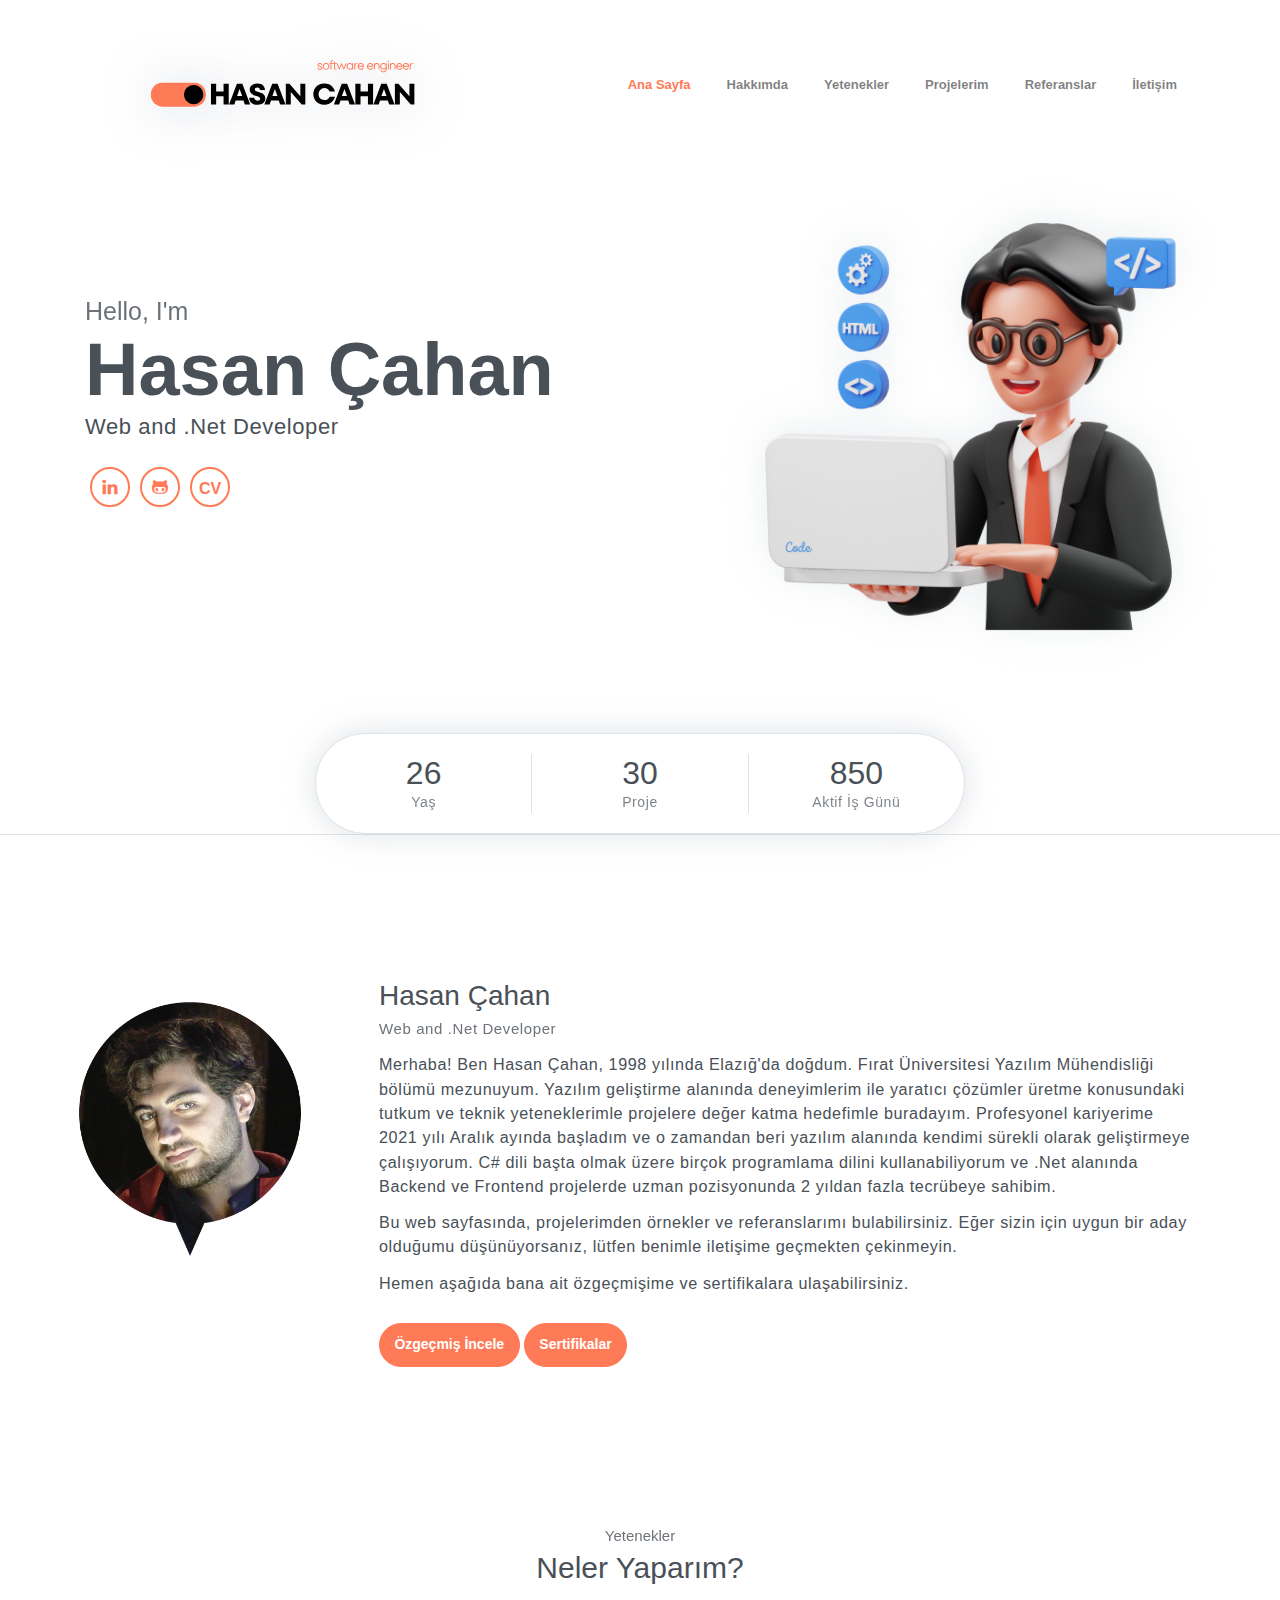
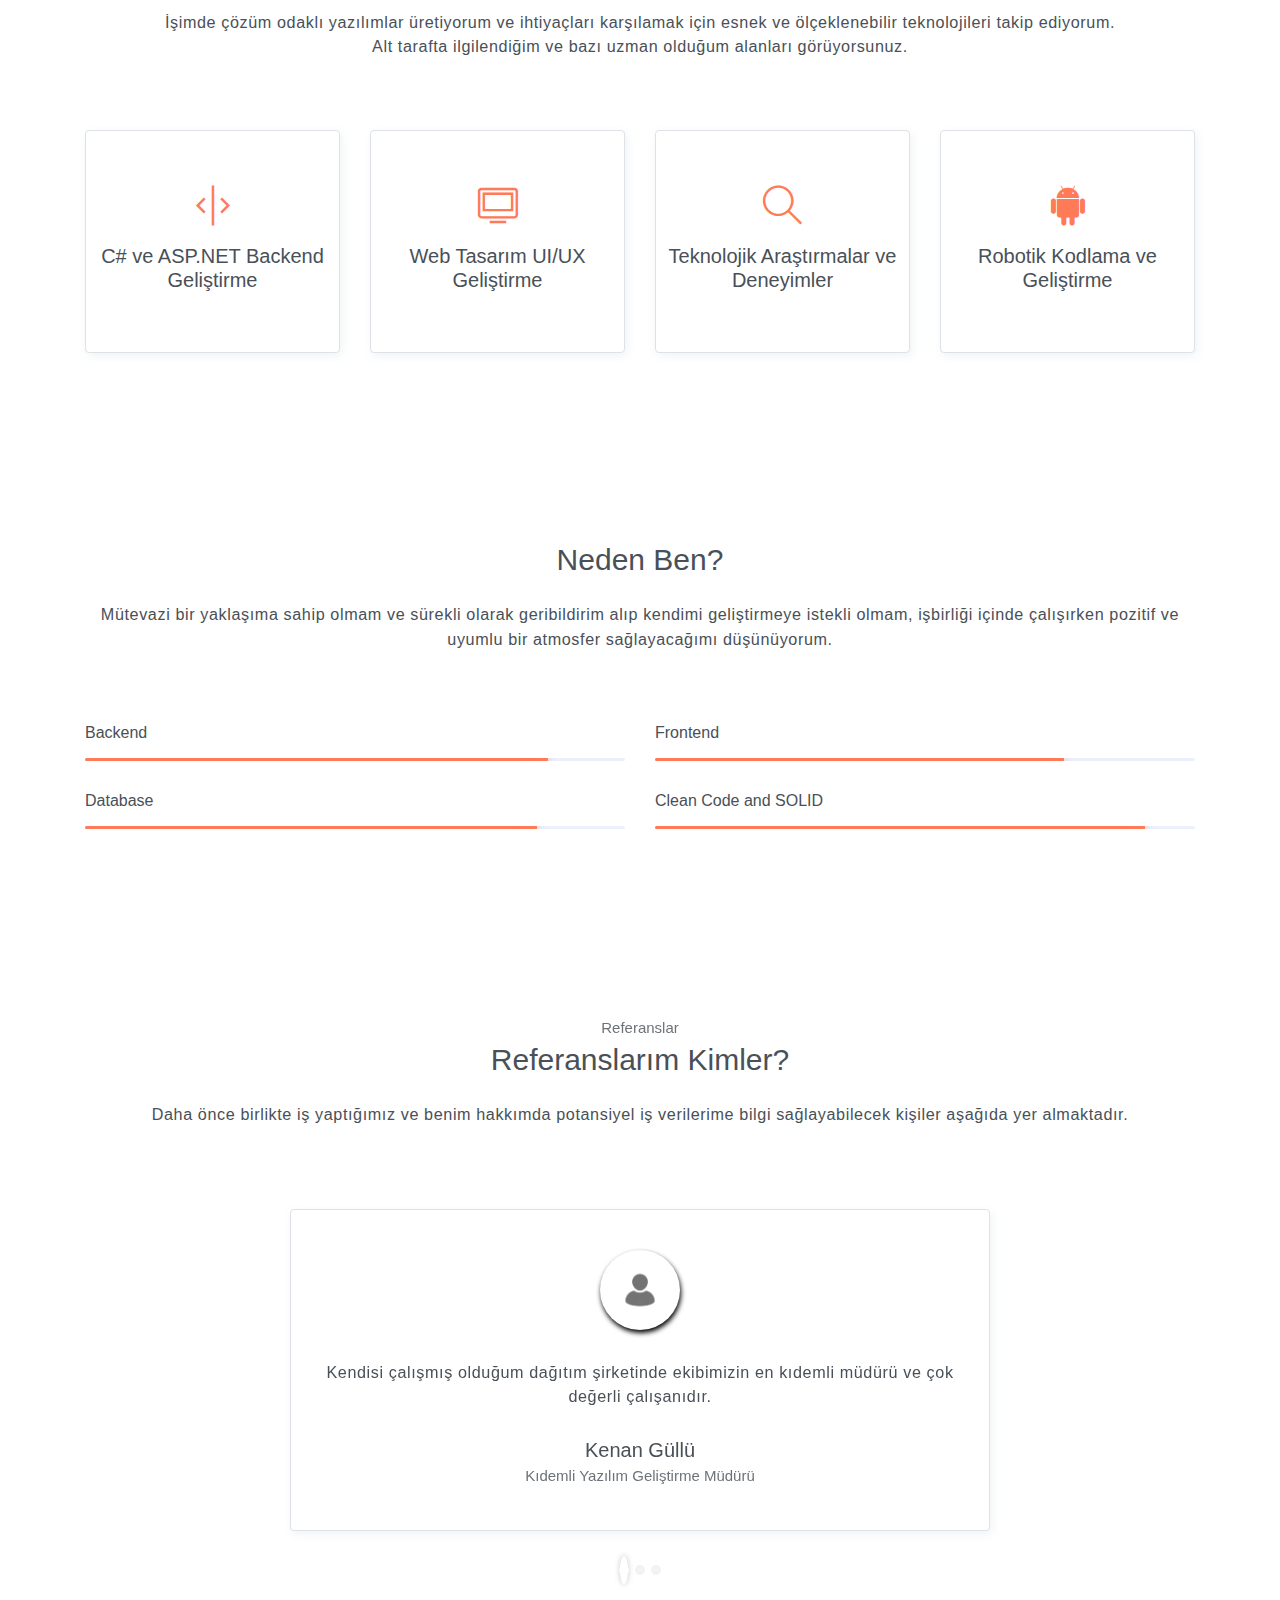
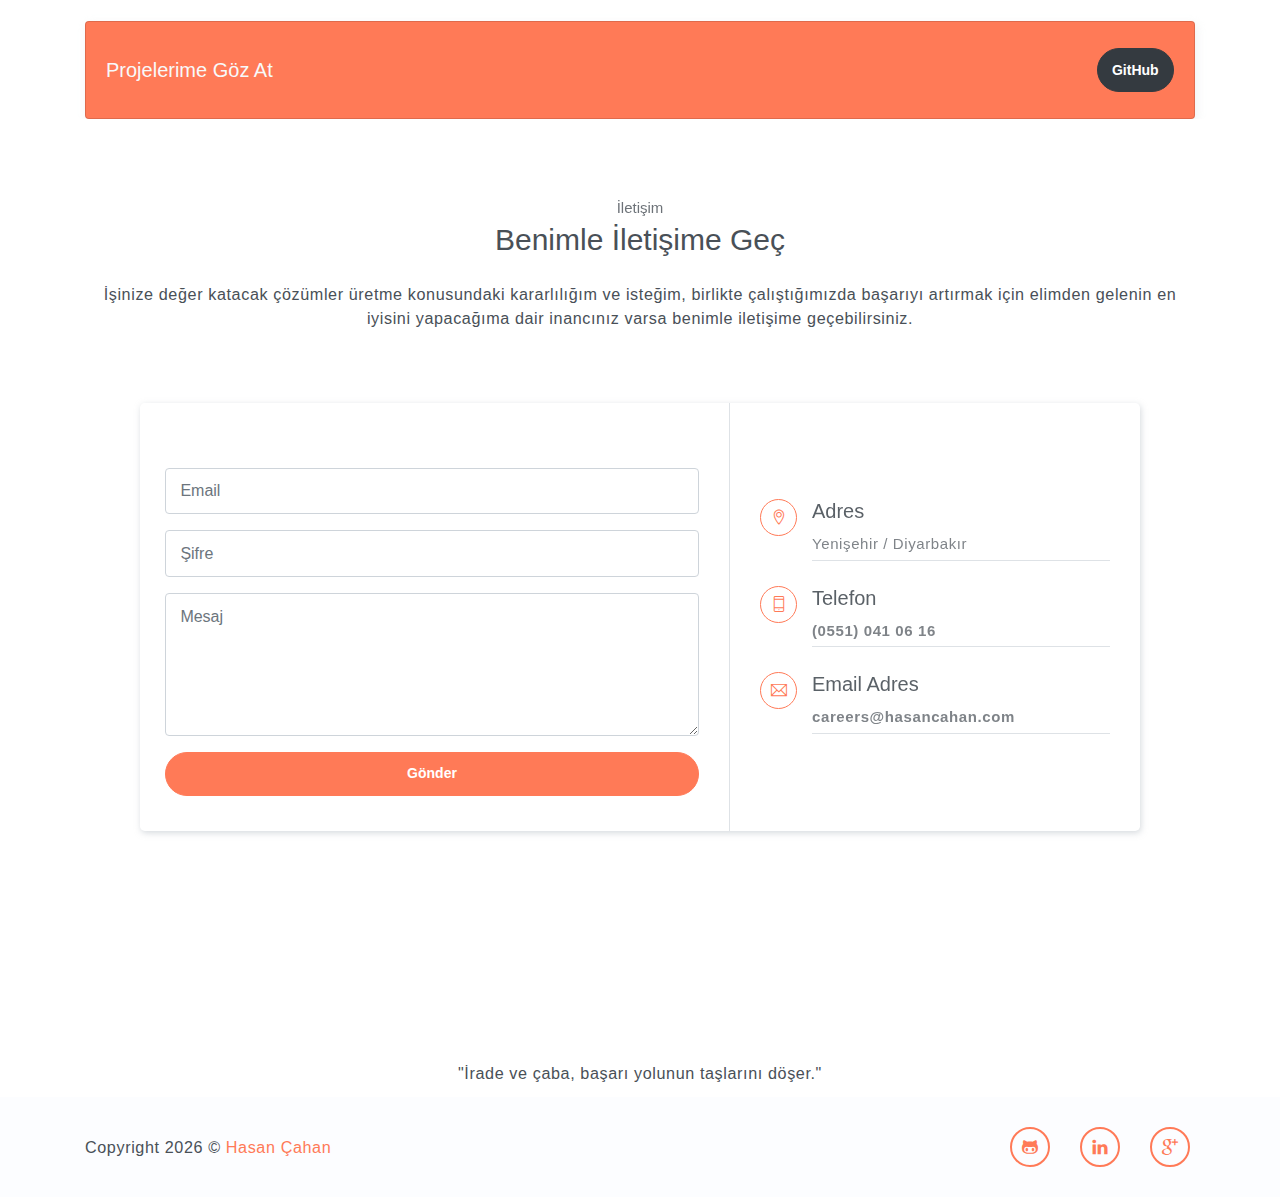
<file: mywebcv/index.html>
<!DOCTYPE html>
<html lang="en">

<head>
    <title>Hasan Cahan</title>
	<meta charset="utf-8">
    <meta name="viewport" content="width=device-width, initial-scale=1, shrink-to-fit=no">
    <meta name="description" content="">
    <meta name="author" content="hasancahan">
    <link rel="stylesheet" href="assets/vendors/themify-icons/css/themify-icons.css">
	<link rel="stylesheet" href="assets/css/steller.css">
</head>

<body data-spy="scroll" data-target=".navbar" data-offset="40" id="home">

    <nav class="navbar navbar-expand-lg navbar-light fixed-top" data-spy="affix" data-offset-top="0">
        <div class="container">
            <a class="navbar-brand" href="#"><img src="assets/imgs/logo.svg" alt=""></a>
            <button class="navbar-toggler" type="button" data-toggle="collapse" data-target="#navbarSupportedContent" aria-controls="navbarSupportedContent" aria-expanded="false" aria-label="Toggle navigation">
                <span class="navbar-toggler-icon"></span>
            </button>

            <div class="collapse navbar-collapse" id="navbarSupportedContent">
                <ul class="navbar-nav ml-auto align-items-center">
                    <li class="nav-item">
                        <a class="nav-link" href="#home">Ana Sayfa</a>
                    </li>
                    <li class="nav-item">
                        <a class="nav-link" href="#about">Hakkımda</a>
                    </li>
                    <li class="nav-item">
                        <a class="nav-link" href="#service">Yetenekler</a>
                    </li>
                    <li class="nav-item">
                        <a class="nav-link" href="#testmonial">Projelerim</a>
                    </li>                    
                    <li class="nav-item">
                        <a class="nav-link" href="#testmonial">Referanslar</a>
                    </li>
                    <li class="nav-item">
                        <a class="nav-link" href="#contact">İletişim</a>
                    </li>
                </ul>
            </div>
        </div>          
    </nav>

    <header class="header" id="home">
        <div class="container">
            <div class="infos">
                <h6 class="subtitle">Hello, I'm</h6>
                <h6 class="title">Hasan Çahan</h6>
                <p>Web and .Net Developer</p>   

                <div class="socials mt-4">
                    <a class="social-item" href="javascript:void(0)"><i class="ti-linkedin"></i></a>
                    <a class="social-item" href="https://github.com/hasancahan"><i class="ti-github"></i></a>
                    <a class="social-item" href="assets/file/HasanCahan.pdf" target="_blank"><b>CV</b></a>
                </div>
            </div>
            <div class="img-holder">
                <img src="assets/imgs/avatar.png" alt="">
            </div>
        </div>  

        <!-- Header-widget -->
        <div class="widget">
            <div class="widget-item">
                <h2>26</h2>
                <p>Yaş</p>
            </div>
            <div class="widget-item">
                <h2>30</h2>
                <p>Proje</p>
            </div>
            <div class="widget-item">
                <h2>850</h2>
                <p>Aktif İş Günü</p>
            </div>
        </div>
    </header>
    
    <section id="about" class="section mt-3">
        <div class="container mt-5">
            <div class="row text-center text-md-left">
                <div class="col-md-3">
                    <img src="assets/imgs/man.png" alt="" class="img-thumbnail mb-4">
                </div>
                <div class="pl-md-4 col-md-9">
                    <h6 class="title">Hasan Çahan</h6>
                    <p class="subtitle">Web and .Net Developer</p>
                    <p>Merhaba! Ben Hasan Çahan, 1998 yılında Elazığ'da doğdum. Fırat Üniversitesi Yazılım Mühendisliği bölümü mezunuyum. Yazılım geliştirme alanında deneyimlerim ile yaratıcı çözümler üretme konusundaki tutkum ve teknik yeteneklerimle projelere değer katma hedefimle buradayım. Profesyonel kariyerime 2021 yılı Aralık ayında başladım ve o zamandan beri yazılım alanında kendimi sürekli olarak geliştirmeye çalışıyorum. C# dili başta olmak üzere birçok programlama dilini kullanabiliyorum ve .Net alanında Backend ve Frontend projelerde uzman pozisyonunda 2 yıldan fazla tecrübeye sahibim.</p>
                    <p>Bu web sayfasında, projelerimden örnekler ve referanslarımı bulabilirsiniz. Eğer sizin için uygun bir aday olduğumu düşünüyorsanız, lütfen benimle iletişime geçmekten çekinmeyin.</p>
                    <p>Hemen aşağıda bana ait özgeçmişime ve sertifikalara ulaşabilirsiniz.</p>
                    <a href="assets/file/HasanCahan.pdf" target="_blank" class="btn btn-primary rounded mt-3">Özgeçmiş İncele</a>
                    <a class="btn btn-primary rounded mt-3" href="certificate.html">Sertifikalar</a>
                </div>
            </div>
        </div>
    </section>

    <section id="service" class="section">
        <div class="container text-center">
            <h6 class="subtitle">Yetenekler</h6>
            <h6 class="section-title mb-4">Neler Yaparım?</h6>
            <p class="mb-5 pb-4">İşimde çözüm odaklı yazılımlar üretiyorum ve ihtiyaçları karşılamak için esnek ve ölçeklenebilir teknolojileri takip ediyorum. <br> Alt tarafta ilgilendiğim ve bazı uzman olduğum alanları görüyorsunuz.
                
            </p>

            <div class="row">
                <div class="col-sm-6 col-md-3 mb-4">
                    <div class="custom-card card border">
                        <div class="card-body">
                            <i class="ti-split-v-alt"></i>
                            <h5>C# ve ASP.NET Backend Geliştirme</h5>
                        </div>
                    </div>
                </div>
                <div class="col-sm-6 col-md-3 mb-4">
                    <div class="custom-card card border">
                        <div class="card-body">
                            <i class="icon ti-desktop"></i>
                            <h5>Web Tasarım UI/UX Geliştirme</h5>
                        </div>
                    </div>
                </div>
                <div class="col-sm-6 col-md-3 mb-4">
                    <div class="custom-card card border">
                        <div class="card-body">
                            <i class="ti-search"></i>
                            <h5>Teknolojik Araştırmalar ve Deneyimler</h5>
                        </div>
                    </div>
                </div>
                <div class="col-sm-6 col-md-3 mb-4">
                    <div class="custom-card card border">
                        <div class="card-body">
                            <i class="ti-android"></i>
                            <h5>Robotik Kodlama ve Geliştirme</h5>
                        </div>
                    </div>
                </div>
            </div>
        </div>
    </section>

    <section class="section">
        <div class="container text-center">
            <h6 class="subtitle"></h6>
            <h6 class="section-title mb-4">Neden Ben?</h6>
            <p class="mb-5 pb-4">Mütevazi bir yaklaşıma sahip olmam ve sürekli olarak geribildirim alıp kendimi geliştirmeye istekli olmam, işbirliği içinde çalışırken pozitif ve uyumlu bir atmosfer sağlayacağımı düşünüyorum.</p>

            <div class="row text-left">
                <div class="col-sm-6">
                    <h6 class="mb-3">Backend</h6>
                    <div class="progress">
                        <div class="progress-bar bg-primary" role="progressbar" style="width: 85%;" aria-valuenow="25" aria-valuemin="0" aria-valuemax="100"><span>89%</span></div>
                    </div>
                </div>
                <div class="col-sm-6">
                    <h6 class="mb-3">Frontend</h6>
                    <div class="progress">
                        <div class="progress-bar bg-primary" role="progressbar" style="width: 75%;" aria-valuenow="25" aria-valuemin="0" aria-valuemax="100"><span>83%</span></div>
                    </div>
                </div>
                <div class="col-sm-6">
                    <h6 class="mb-3">Database</h6>
                    <div class="progress">
                        <div class="progress-bar bg-primary" role="progressbar" style="width: 83%;" aria-valuenow="25" aria-valuemin="0" aria-valuemax="100"><span>95%</span></div>
                    </div>
                </div>
                <div class="col-sm-6">
                    <h6 class="mb-3">Clean Code and SOLID</h6>
                    <div class="progress">
                        <div class="progress-bar bg-primary" role="progressbar" style="width: 90%;" aria-valuenow="25" aria-valuemin="0" aria-valuemax="100"><span>90%</span></div>
                    </div>
                </div>
            </div>  
        </div>
    </section>

    <section id="testmonial" class="section">
        <div class="container text-center">
            <h6 class="subtitle">Referanslar</h6>
            <h6 class="section-title mb-4">Referanslarım Kimler?</h6>
            <p class="mb-5 pb-4">Daha önce birlikte iş yaptığımız ve benim hakkımda potansiyel iş verilerime bilgi sağlayabilecek kişiler aşağıda yer almaktadır.</p>


            <div id="carouselExampleIndicators" class="carousel slide" data-ride="carousel">
                <ol class="carousel-indicators">
                    <li data-target="#carouselExampleIndicators" data-slide-to="0" class="active"></li>
                    <li data-target="#carouselExampleIndicators" data-slide-to="1"></li>
                    <li data-target="#carouselExampleIndicators" data-slide-to="2"></li>
                </ol>
                <div class="carousel-inner">
                    <div class="carousel-item active">
                        <div class="card testmonial-card border">
                            <div class="card-body">
                                <img src="assets/imgs/admin.png" alt="">
                                <p>Kendisi çalışmış olduğum dağıtım şirketinde ekibimizin en kıdemli müdürü ve çok değerli çalışanıdır. </p>
                                <h1 class="title">Kenan Güllü</h1>
                                <h1 class="subtitle">Kıdemli Yazılım Geliştirme Müdürü</h1>
                            </div>
                        </div>
                    </div>
                    <div class="carousel-item">
                        <div class="card testmonial-card border">
                            <div class="card-body">
                                <img src="assets/imgs/admin.png" alt="">
                                <p>Çalışmış olduğumuz projeler üzerinden bende emeği olan değerli bir başka çalışandır.</p>
                                <h1 class="title">Ahmet Şahin</h1>
                                <h1 class="subtitle">Kıdemli Yazılım Geliştirme Uzmanı (Frontend)</h1>
                            </div>
                        </div>
                    </div>
                    <div class="carousel-item">
                        <div class="card testmonial-card border">
                            <div class="card-body">
                                <img src="assets/imgs/admin.png" alt="">
                                <p>Şirkette ilk başladığım zamanlardan itibaren bana destek verip yanımda olan sevdiğim bir abim ve değerli bir başka çalışan.</p>
                                <h1 class="title">Ali Haydar Beltan</h1>
                                <h1 class="subtitle">Kıdemli Yazılım Proje Geliştirme Uzmanı</h1>
                            </div>
                        </div>
                    </div>
                </div>
            </div>
        </div>
    </section>

    <section id="project" class="bg-gray p-0 section">
        <div class="container">
            <div class="card bg-primary">
                <div class="card-body text-light">
                    <div class="row align-items-center">
                        <div class="col-sm-9 text-center text-sm-left">
                            <h5 class="mt-3">Projelerime Göz At</h5>
                            <p class="mb-3"></p>
                        </div>
                        <div class="col-sm-3 text-center text-sm-right">
                            <a class="btn btn-dark rounded" href="https://github.com/hasancahan">GitHub</a>
                        </div>
                    </div>
                </div> 
            </div>
        </div>
    </section>      

    <section id="contact" class="position-relative section">
        <div class="container text-center">
            <h6 class="subtitle">İletişim</h6>
            <h6 class="section-title mb-4">Benimle İletişime Geç</h6>
            <p class="mb-5 pb-4">İşinize değer katacak çözümler üretme konusundaki kararlılığım ve isteğim, birlikte çalıştığımızda başarıyı artırmak için elimden gelenin en iyisini yapacağıma dair inancınız varsa benimle iletişime geçebilirsiniz.</p>

            <div class="contact text-left">
                <div class="form">
                    <form>
                        <div class="form-group">
                            <input type="email" class="form-control" id="exampleInputEmail1" aria-describedby="emailHelp" placeholder="Email" required>
                        </div>
                        <div class="form-group">
                            <input type="password" class="form-control" id="exampleInputPassword1" placeholder="Şifre" required>
                        </div>
                        <div class="form-group">
                            <textarea name="contact-message" id="" cols="30" rows="5" class="form-control" placeholder="Mesaj"></textarea>
                        </div>
                        <button type="submit" class="btn btn-primary btn-block rounded w-lg">Gönder</button>
                    </form>
                </div>
                <div class="contact-infos">
                    <div class="item">
                        <i class="ti-location-pin"></i>
                        <div class="">
                            <h5>Adres</h5>
                            <p>Yenişehir / Diyarbakır</p>
                        </div>                          
                    </div>
                    <div class="item">
                        <i class="ti-mobile"></i>
                        <div>
                            <h5>Telefon</h5>
                            <p><b>(0551) 041 06 16</b></p>
                        </div>                          
                    </div>
                    <div class="item">
                        <i class="ti-email"></i>
                        <div class="mb-0">
                            <h5>Email Adres</h5>
                            <p><b>careers@hasancahan.com</b></p>
                        </div>
                    </div>
                </div>                  
            </div>
        </div>  
      
    </section>
    
    <p style="text-align: center;">"İrade ve çaba, başarı yolunun taşlarını döşer."</p>
    
    <footer class="page-footer">
        <div class="container">
            <div class="row align-items-center">
                <div class="col-sm-6">
                    <p>Copyright <script>document.write(new Date().getFullYear())</script> &copy; <a href="https://github.com/hasancahan" target="_blank">Hasan Çahan</a></p>
                </div>
                <div class="col-sm-6">
                    <div class="socials">
                        <a class="social-item" href="https://github.com/hasancahan"><i class="ti-github"></i></a>
                        <a class="social-item" href="javascript:void(0)"><i class="ti-linkedin"></i></a>
                        <a class="social-item" href="javascript:void(0)"><i class="ti-google"></i></a>

                    </div>
                </div>
            </div>
        </div>
    </footer> 
	
    <script src="assets/vendors/jquery/jquery-3.4.1.js"></script>
    <script src="assets/vendors/bootstrap/bootstrap.bundle.js"></script>
	<script src="assets/vendors/bootstrap/bootstrap.affix.js"></script>
    <script src="assets/js/steller.js"></script>

</body>

</html>
</file>
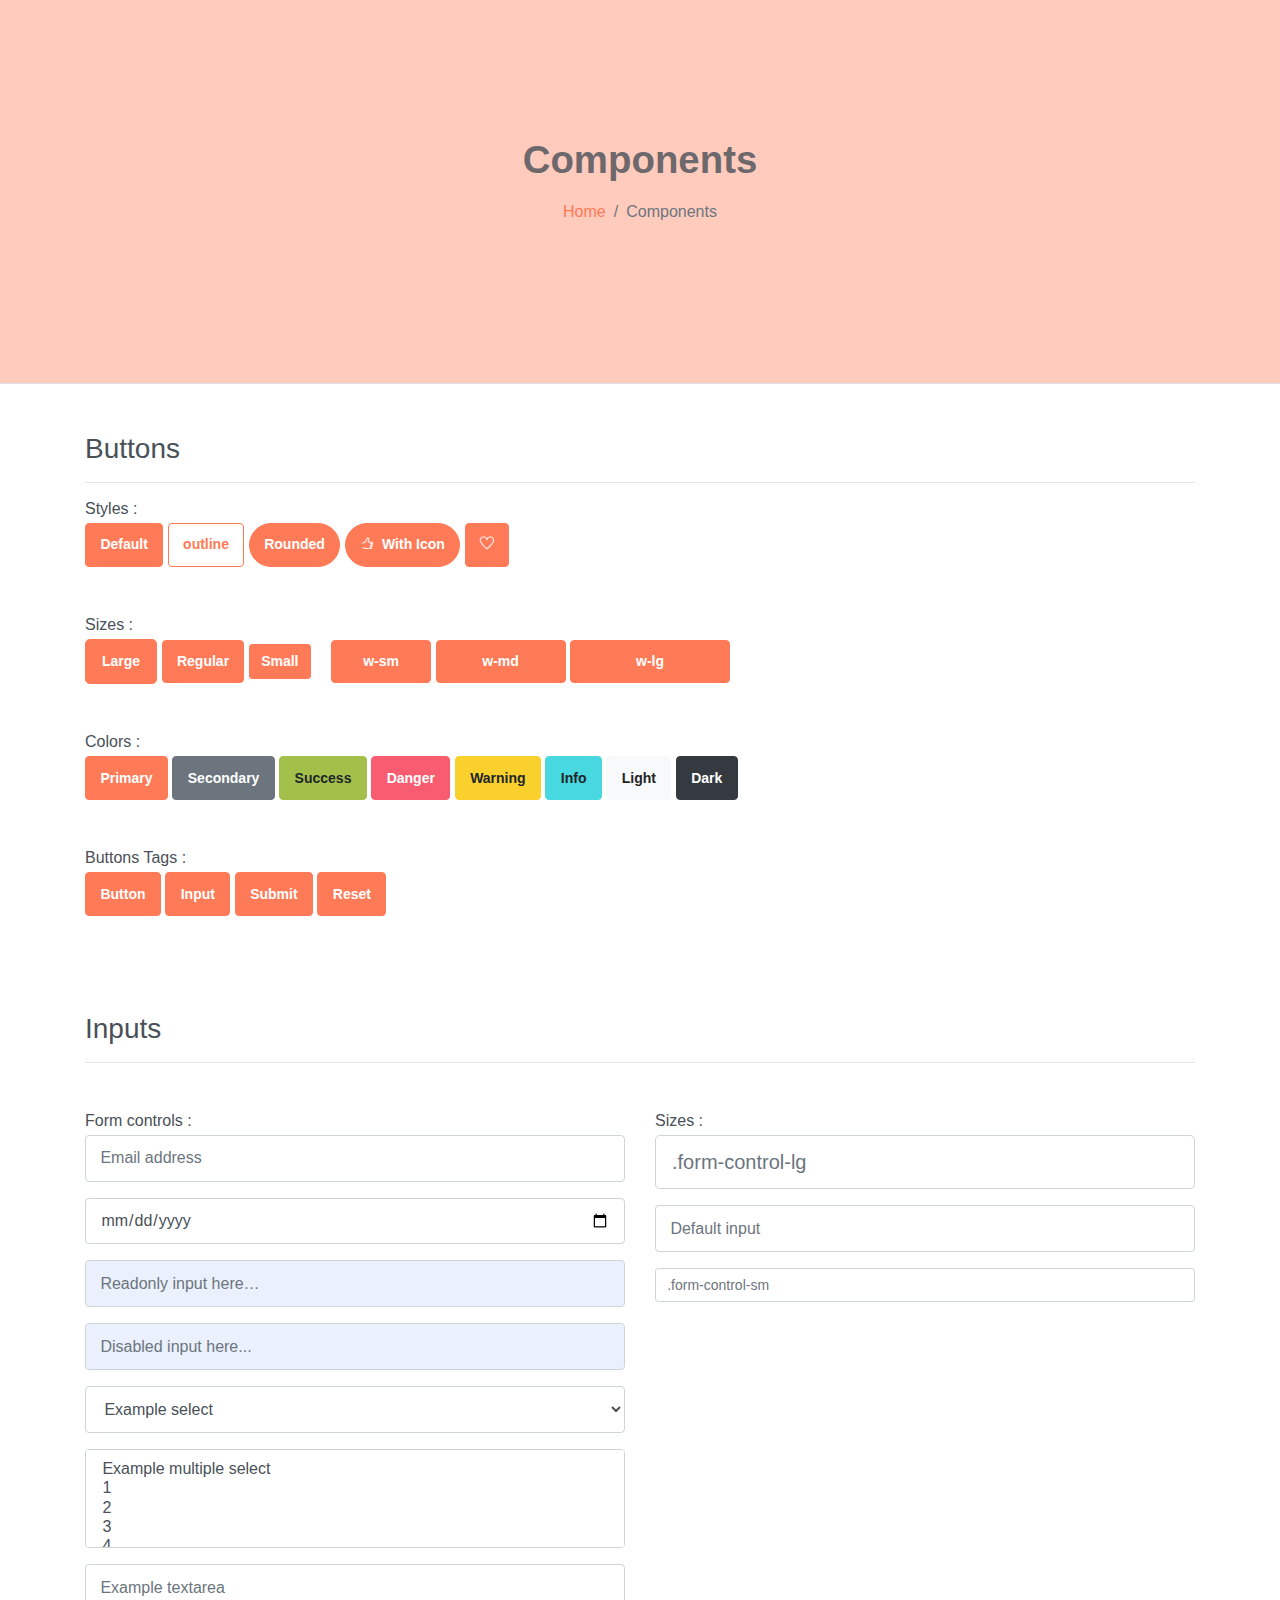
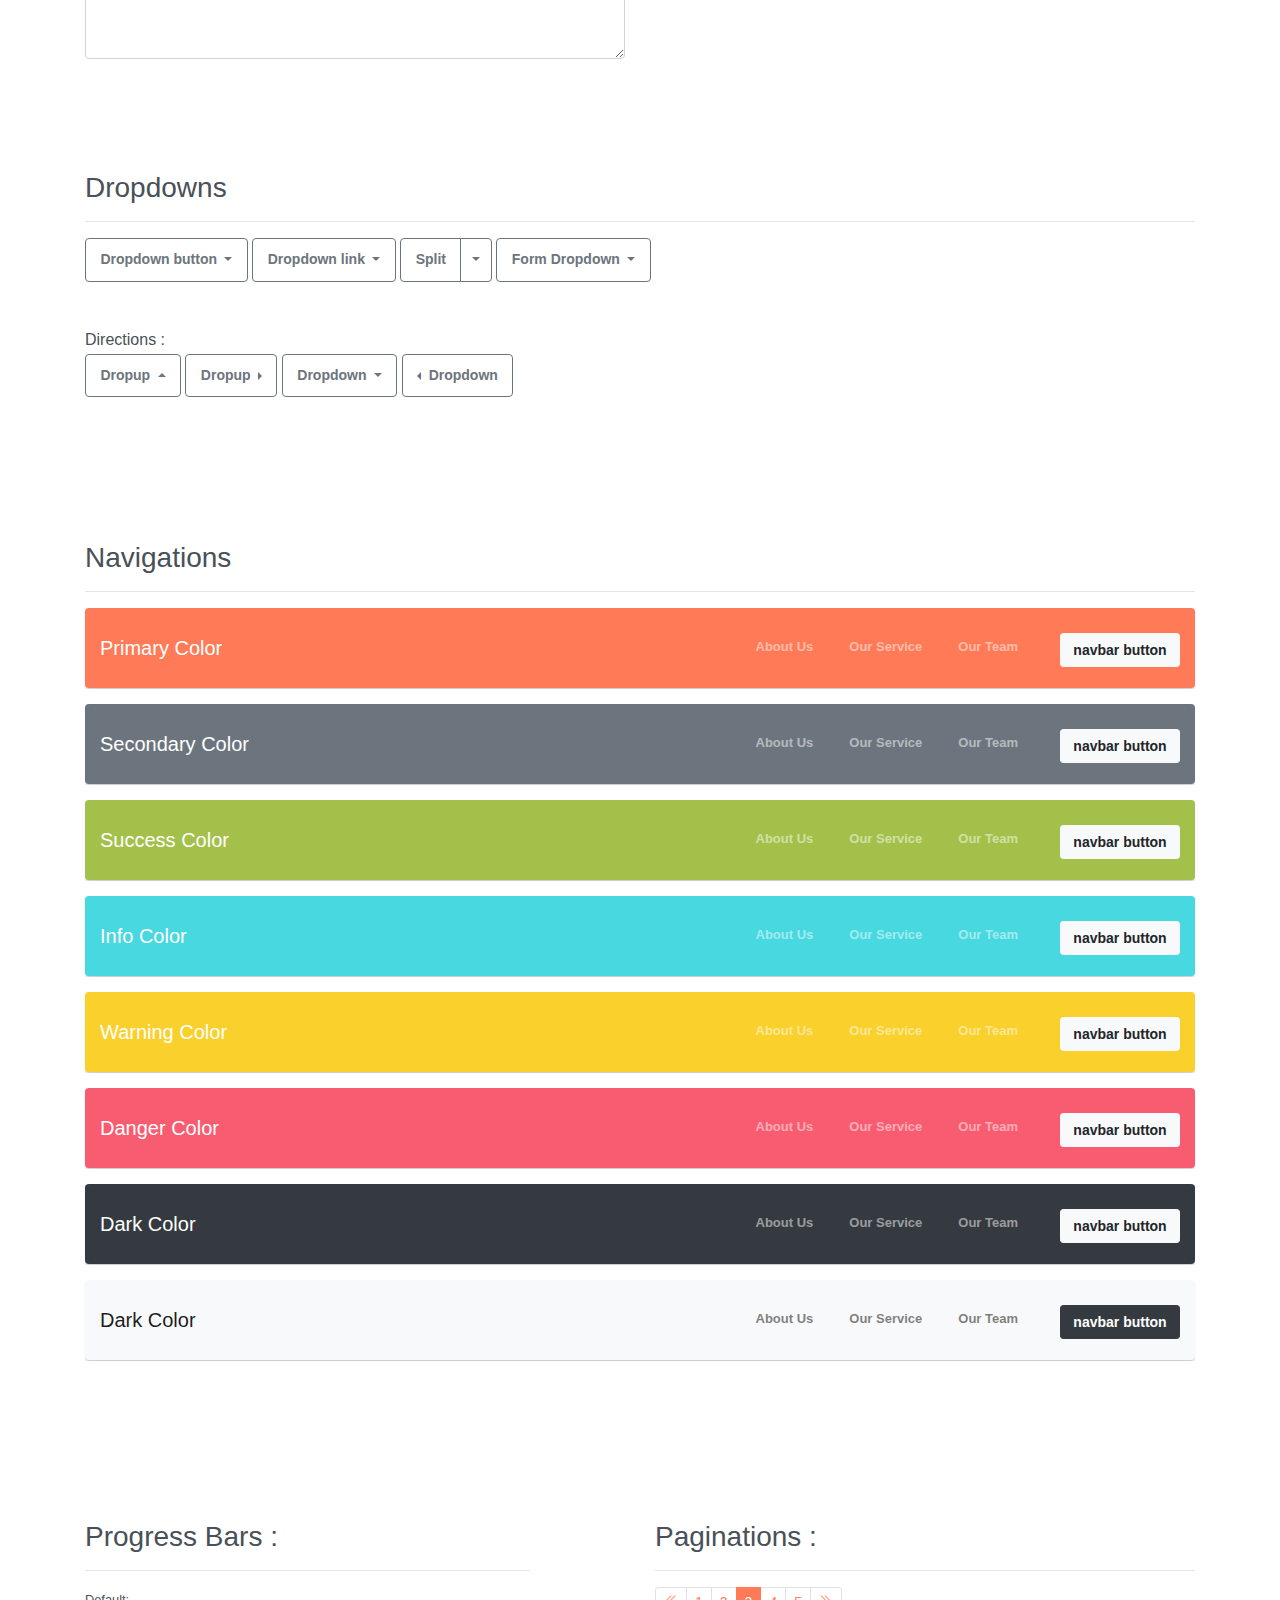
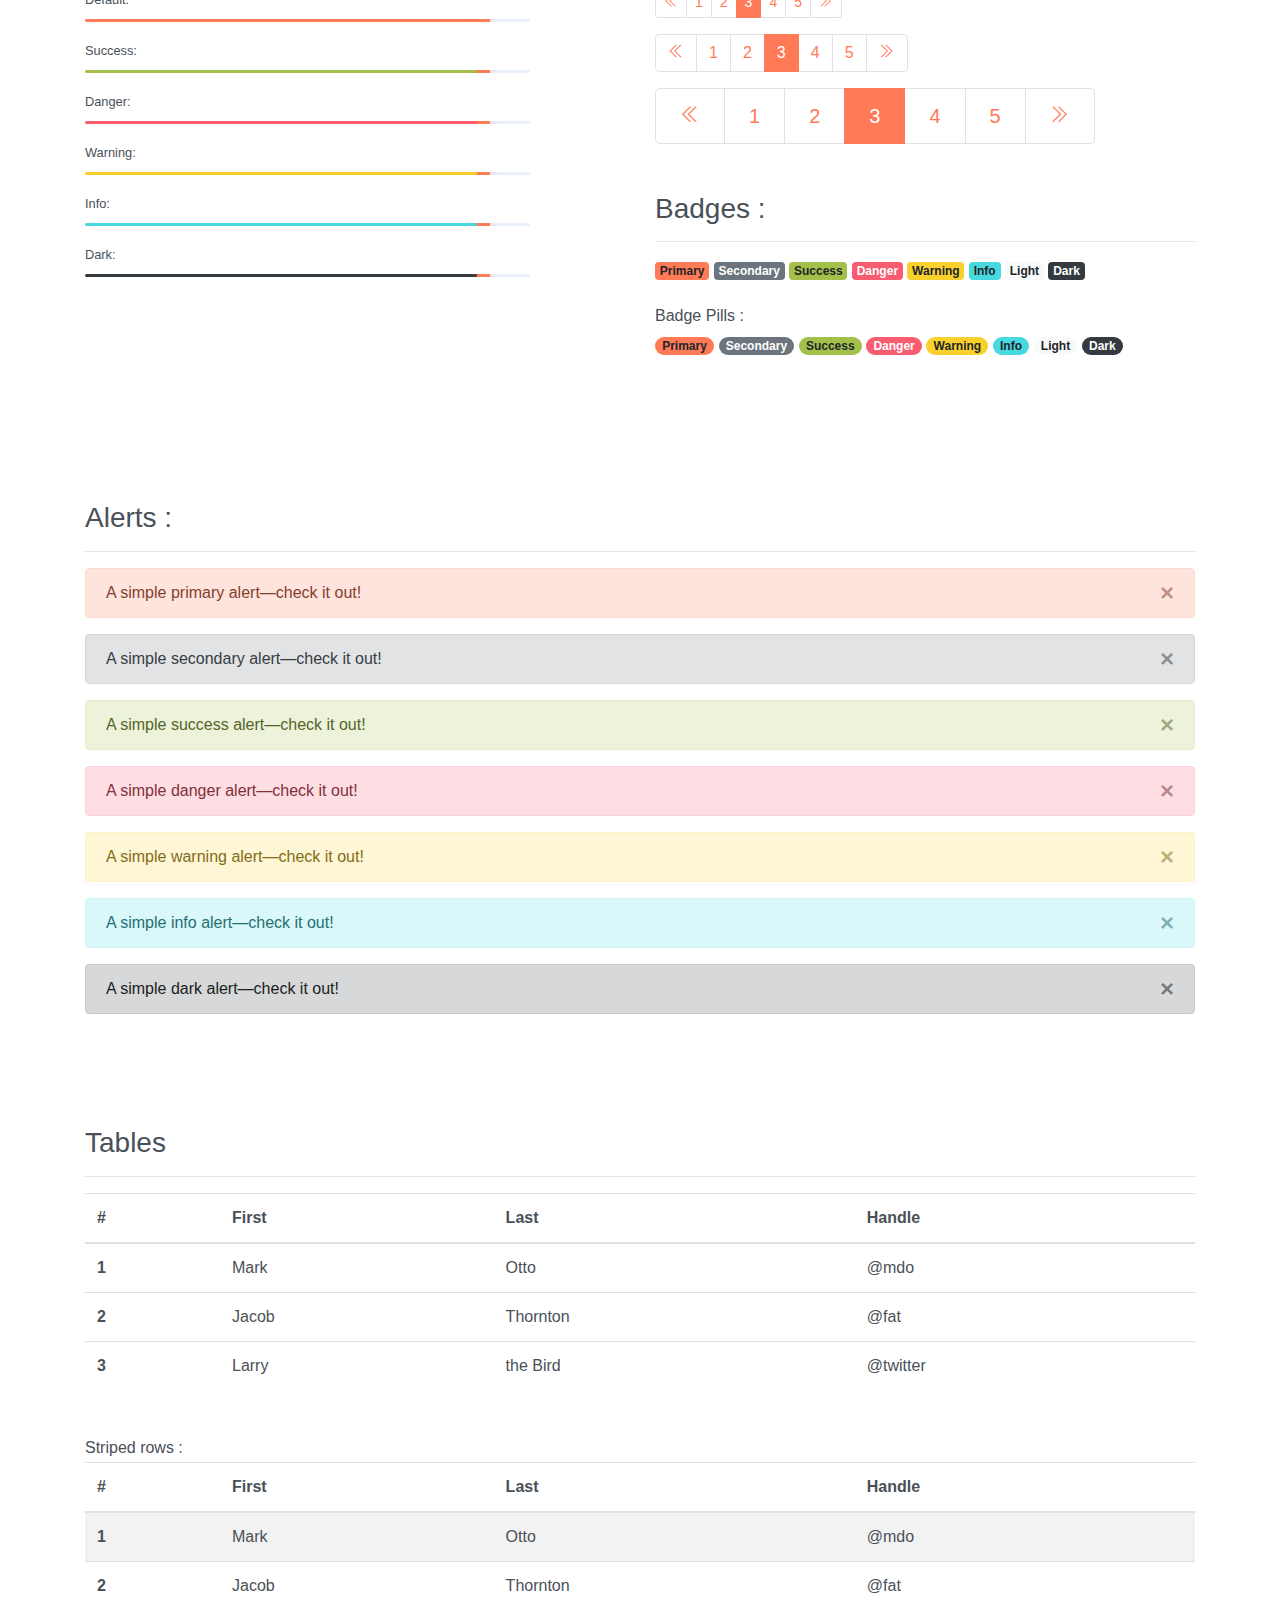
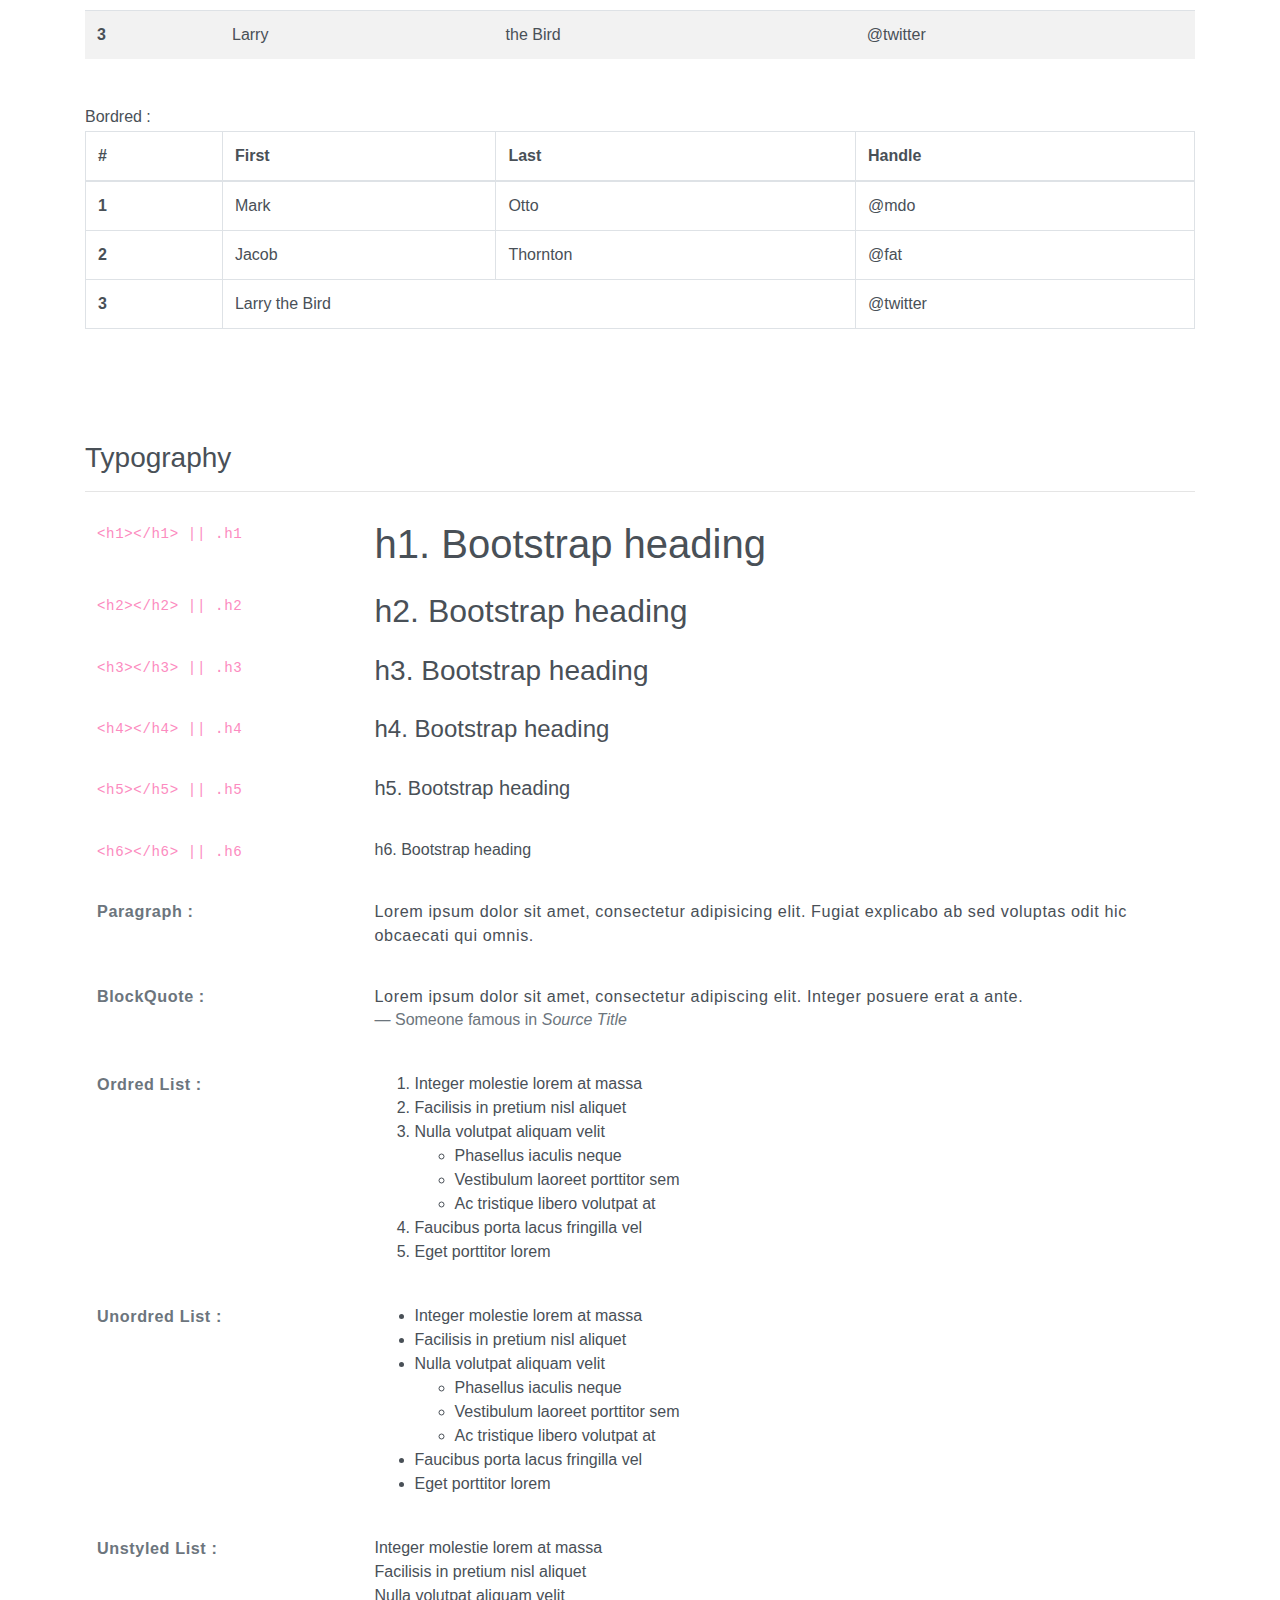
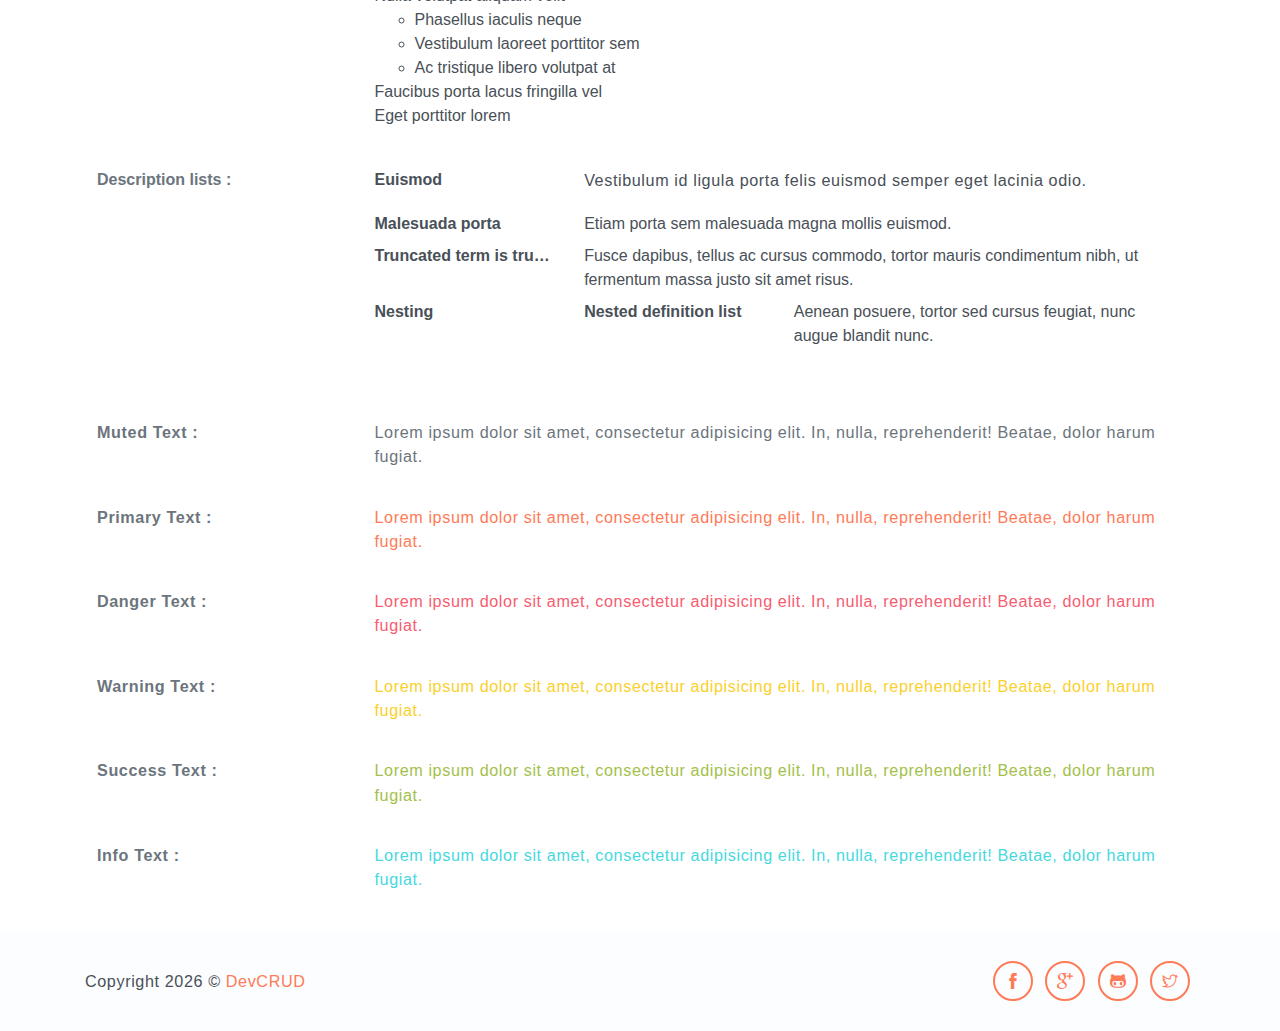
<file: mywebcv/components.html>
<!DOCTYPE html>
<html lang="en">
<head>
   <meta charset="utf-8">
   <meta name="viewport" content="width=device-width, initial-scale=1, shrink-to-fit=no">
   <meta name="description" content="Start your development with Steller landing page.">
   <meta name="author" content="Devcrud">
   <title>Steller | Components</title>
   <!-- font icons -->
   <link rel="stylesheet" href="assets/vendors/themify-icons/css/themify-icons.css">
   <!-- Bootstrap + Steller  -->
   <link rel="stylesheet" href="assets/css/steller.css">
</head>
<body>

   <!-- Page Header -->
   <header class="header header-mini"> 
      <div class="header-title">Components</div> 
      <nav aria-label="breadcrumb">
         <ol class="breadcrumb">
            <li class="breadcrumb-item"><a href="/">Home</a></li>
            <li class="breadcrumb-item active" aria-current="page">Components</li>
         </ol>
      </nav>
   </header> <!-- End Of Page Header -->

   <!-- main content -->
   <div class="container">

      <!-- Buttons -->
      <h3 class="mt-5">Buttons</h3>
      <hr>
      <h6 class="section-secondary-title">Styles :</h6>
      <button class="btn btn-primary">Default</button>
      <button class="btn btn-outline-primary">outline</button>
      <button class="btn btn-primary rounded">Rounded</button>
      <button class="btn btn-primary rounded"><i class="ti-thumb-up pr-1"></i> With Icon</button>
      <button class="btn btn-primary circle"><i class="ti-heart"></i></button>

      <h6 class="section-secondary-title mt-5">Sizes :</h6>
      <button class="btn btn-primary btn-lg">Large</button>
      <button class="btn btn-primary ">Regular</button>
      <button class="btn btn-primary btn-sm">Small</button>
      <button class="btn btn-primary w-sm ml-3">w-sm</button>
      <button class="btn btn-primary w-md">w-md</button>
      <button class="btn btn-primary w-lg">w-lg</button>

      <h6 class="section-secondary-title mt-5">Colors :</h6>          
      <button type="button" class="btn btn-primary">Primary</button>
      <button type="button" class="btn btn-secondary">Secondary</button>
      <button type="button" class="btn btn-success">Success</button>
      <button type="button" class="btn btn-danger">Danger</button>
      <button type="button" class="btn btn-warning">Warning</button>
      <button type="button" class="btn btn-info">Info</button>
      <button type="button" class="btn btn-light">Light</button>
      <button type="button" class="btn btn-dark">Dark</button>

      <h6 class="section-secondary-title mt-5">Buttons Tags :</h6>
      <button class="btn btn-primary" type="submit">Button</button>
      <input class="btn btn-primary" type="button" value="Input">
      <input class="btn btn-primary" type="submit" value="Submit">
      <input class="btn btn-primary" type="reset" value="Reset">
      
      <!-- devider -->
      <div class="py-5"></div>

      <!-- Inputs -->
      <h3>Inputs</h3>
      <hr>
      <div class="row mt-5">
         <div class="col-md-6">
            <h6 class="section-secondary-title">Form controls :</h6>        
            <div class="form-group">
               <input type="email" class="form-control" id="exampleFormControlInput1" placeholder="Email address">
            </div>
            <div class="form-group">
               <input type="date" class="form-control" id="exampleFormControlInput1" placeholder="Date">
            </div>
            <div class="form-group">
               <input class="form-control" type="text" placeholder="Readonly input here…" readonly>
            </div>
            <div class="form-group">
               <input class="form-control" id="disabledInput" type="text" placeholder="Disabled input here..." disabled>
            </div>
            <div class="form-group">
               <select class="form-control" id="exampleFormControlSelect1">
                  <option>Example select</option>
                  <option>1</option>
                  <option>2</option>
                  <option>3</option>
                  <option>4</option>
                  <option>5</option>
               </select>
            </div>
            <div class="form-group">
               <select multiple class="form-control" id="exampleFormControlSelect2">
                  <option>Example multiple select</option>
                  <option>1</option>
                  <option>2</option>
                  <option>3</option>
                  <option>4</option>
                  <option>5</option>
               </select>
            </div>
            <div class="form-group">
               <textarea class="form-control" id="exampleFormControlTextarea1" rows="3" placeholder="Example textarea"></textarea>
            </div>
         </div>
         <div class="col-md-6">
            <h6 class="section-secondary-title">Sizes :</h6>    
            <div class="form-group">
               <input class="form-control form-control-lg" type="text" placeholder=".form-control-lg">             
            </div>
            <div class="form-group">
               <input class="form-control" type="text" placeholder="Default input">
            </div>
            <div class="form-group">
               <input class="form-control form-control-sm" type="text" placeholder=".form-control-sm"> 
            </div>
         </div>
      </div> <!-- end of inputs -->   

      <!-- devider -->
      <div class="py-5"></div>             

      <!-- Dropdowns -->
      <h3 class="components-section-title font-weight-normal">Dropdowns</h3>
      <hr>
      <div class="dropdown d-inline-block">
         <button class="btn btn-outline-secondary dropdown-toggle" type="button" id="dropdownMenuButton" data-toggle="dropdown" aria-haspopup="true" aria-expanded="false">
         Dropdown button
         </button>
         <div class="dropdown-menu" aria-labelledby="dropdownMenuButton">
         <a class="dropdown-item" href="#">Action</a>
         <a class="dropdown-item" href="#">Another action</a>
         <a class="dropdown-item" href="#">Something else here</a>
         </div>
      </div>
      <div class="dropdown d-inline-block">
         <a class="btn btn-outline-secondary dropdown-toggle" href="#" role="button" id="dropdownMenuLink" data-toggle="dropdown" aria-haspopup="true" aria-expanded="false">
            Dropdown link
         </a>
         <div class="dropdown-menu" aria-labelledby="dropdownMenuLink">
            <a class="dropdown-item" href="#">Action</a>
            <a class="dropdown-item" href="#">Another action</a>
            <a class="dropdown-item" href="#">Something else here</a>
         </div>
      </div>
      <div class="btn-group">
         <button type="button" class="btn btn-outline-secondary">Split</button>
         <button type="button" class="btn btn-outline-secondary dropdown-toggle dropdown-toggle-split" data-toggle="dropdown" aria-haspopup="true" aria-expanded="false">
         <span class="sr-only">Toggle Dropdown</span>
         </button>
         <div class="dropdown-menu">
            <a class="dropdown-item" href="#">Action</a>
            <a class="dropdown-item" href="#">Another action</a>
            <a class="dropdown-item" href="#">Something else here</a>
            <div class="dropdown-divider"></div>
            <a class="dropdown-item" href="#">Separated link</a>
         </div>
      </div>
      <div class="btn-group">
         <button class="btn btn-outline-secondary dropdown-toggle" type="button" id="dropdownMenuButton" data-toggle="dropdown" aria-haspopup="true" aria-expanded="false">
            Form Dropdown
         </button>
         <div class="dropdown-menu form">
            <form class="px-4 py-3">
               <div class="form-group">
                  <input type="email" class="form-control" id="exampleDropdownFormEmail1" placeholder="email@example.com">
               </div>
               <div class="form-group">
                  <input type="password" class="form-control" id="exampleDropdownFormPassword1" placeholder="Password">
               </div>
               <div class="form-check mb-3">
                  <input type="checkbox" class="form-check-input" id="dropdownCheck">
                  <label class="form-check-label" for="dropdownCheck">
                     Remember me
                  </label>
               </div>
               <button type="submit" class="btn btn-primary btn-block">Sign in</button>
            </form>
            <div class="dropdown-divider"></div>
            <a class="dropdown-item" href="#"><small>New around here? Sign up</small></a>
            <a class="dropdown-item" href="#"><small>Forgot password?</small></a>
         </div>
      </div>       
      <h6 class="section-secondary-title mt-5">Directions :</h6>  
      <div class="btn-group dropup">
         <button type="button" class="btn btn-outline-secondary dropdown-toggle" data-toggle="dropdown" aria-haspopup="true" aria-expanded="false">
            Dropup
         </button>
         <div class="dropdown-menu">
            <a class="dropdown-item" href="#">Action</a>
            <a class="dropdown-item" href="#">Another action</a>
            <a class="dropdown-item" href="#">Something else here</a>
            <div class="dropdown-divider"></div>
            <a class="dropdown-item" href="#">Separated link</a>
         </div>
      </div>
      <div class="btn-group dropright">
         <button type="button" class="btn btn-outline-secondary dropdown-toggle" data-toggle="dropdown" aria-haspopup="true" aria-expanded="false">
            Dropup
         </button>
         <div class="dropdown-menu">
            <a class="dropdown-item" href="#">Action</a>
            <a class="dropdown-item" href="#">Another action</a>
            <a class="dropdown-item" href="#">Something else here</a>
            <div class="dropdown-divider"></div>
            <a class="dropdown-item" href="#">Separated link</a>
         </div>
      </div>
      <div class="btn-group">
         <button type="button" class="btn btn-outline-secondary dropdown-toggle" data-toggle="dropdown" aria-haspopup="true" aria-expanded="false">
            Dropdown
         </button>
         <div class="dropdown-menu">
            <a class="dropdown-item" href="#">Action</a>
            <a class="dropdown-item" href="#">Another action</a>
            <a class="dropdown-item" href="#">Something else here</a>
            <div class="dropdown-divider"></div>
            <a class="dropdown-item" href="#">Separated link</a>
         </div>
      </div>
      <div class="btn-group dropleft">
         <button type="button" class="btn btn-outline-secondary dropdown-toggle" data-toggle="dropdown" aria-haspopup="true" aria-expanded="false">
            Dropdown
         </button>
         <div class="dropdown-menu">
            <a class="dropdown-item" href="#">Action</a>
            <a class="dropdown-item" href="#">Another action</a>
            <a class="dropdown-item" href="#">Something else here</a>
            <div class="dropdown-divider"></div>
            <a class="dropdown-item" href="#">Separated link</a>
         </div>
      </div> <!-- end of Dropdowns -->  

      <!-- devider -->
      <div class="py-5"></div>   

      <!-- navbars -->
      <h3 class="components-section-title font-weight-normal mt-5">Navigations</h3>
      <hr>
      <nav class="navbar navbar-expand-sm navbar-dark bg-primary rounded shadow mb-3">
         <div class="container">
            <a class="navbar-brand" href="#">Primary Color</a>
            <button class="navbar-toggler ml-auto" type="button" data-toggle="collapse" data-target="#navbarSupportedContent" aria-controls="navbarSupportedContent" aria-expanded="false" aria-label="Toggle navigation">
            <span class="navbar-toggler-icon"></span>
            </button>
            <div class="collapse navbar-collapse" id="navbarSupportedContent">
               <ul class="navbar-nav ml-auto"> 
                  <li class="nav-item">
                     <a class="nav-link" href="#about">About Us</a>
                  </li>
                  <li class="nav-item">
                     <a class="nav-link" href="#service">Our Service</a>
                  </li>
                  <li class="nav-item">
                     <a class="nav-link" href="#team">Our Team</a>
                  </li>
                  <li class="nav-item">
                     <a href="#book-table" class="ml-4 mt-1 btn btn-light btn-sm">navbar button</a>
                  </li>
               </ul>                       
            </div>
         </div>
      </nav>
      <nav class="navbar navbar-expand-sm navbar-dark bg-secondary rounded shadow mb-3">
         <div class="container">
            <a class="navbar-brand" href="#">Secondary Color</a>
            <button class="navbar-toggler ml-auto" type="button" data-toggle="collapse" data-target="#navbarSupportedContent" aria-controls="navbarSupportedContent" aria-expanded="false" aria-label="Toggle navigation">
            <span class="navbar-toggler-icon"></span>
            </button>
            <div class="collapse navbar-collapse" id="navbarSupportedContent">
               <ul class="navbar-nav ml-auto"> 
                  <li class="nav-item">
                     <a class="nav-link" href="#about">About Us</a>
                  </li>
                  <li class="nav-item">
                     <a class="nav-link" href="#service">Our Service</a>
                  </li>
                  <li class="nav-item">
                     <a class="nav-link" href="#team">Our Team</a>
                  </li>
                  <li class="nav-item">
                     <a href="#book-table" class="ml-4 mt-1 btn btn-light btn-sm">navbar button</a>
                  </li>
               </ul>                       
            </div>
         </div>
      </nav>
      <nav class="navbar navbar-expand-sm navbar-dark bg-success rounded shadow mb-3">
         <div class="container">
            <a class="navbar-brand" href="#">Success Color</a>
            <button class="navbar-toggler ml-auto" type="button" data-toggle="collapse" data-target="#navbarSupportedContent" aria-controls="navbarSupportedContent" aria-expanded="false" aria-label="Toggle navigation">
            <span class="navbar-toggler-icon"></span>
            </button>
            <div class="collapse navbar-collapse" id="navbarSupportedContent">
               <ul class="navbar-nav ml-auto"> 
                  <li class="nav-item">
                     <a class="nav-link" href="#about">About Us</a>
                  </li>
                  <li class="nav-item">
                     <a class="nav-link" href="#service">Our Service</a>
                  </li>
                  <li class="nav-item">
                     <a class="nav-link" href="#team">Our Team</a>
                  </li>
                  <li class="nav-item">
                     <a href="#book-table" class="ml-4 mt-1 btn btn-light btn-sm">navbar button</a>
                  </li>
               </ul>                       
            </div>
         </div>
      </nav>
      <nav class="navbar navbar-expand-sm navbar-dark bg-info rounded shadow mb-3">
         <div class="container">
            <a class="navbar-brand" href="#">Info Color</a>
            <button class="navbar-toggler ml-auto" type="button" data-toggle="collapse" data-target="#navbarSupportedContent" aria-controls="navbarSupportedContent" aria-expanded="false" aria-label="Toggle navigation">
            <span class="navbar-toggler-icon"></span>
            </button>
            <div class="collapse navbar-collapse" id="navbarSupportedContent">
               <ul class="navbar-nav ml-auto"> 
                  <li class="nav-item">
                     <a class="nav-link" href="#about">About Us</a>
                  </li>
                  <li class="nav-item">
                     <a class="nav-link" href="#service">Our Service</a>
                  </li>
                  <li class="nav-item">
                     <a class="nav-link" href="#team">Our Team</a>
                  </li>
                  <li class="nav-item">
                     <a href="#book-table" class="ml-4 mt-1 btn btn-light btn-sm">navbar button</a>
                  </li>
               </ul>                       
            </div>
         </div>
      </nav>
      <nav class="navbar navbar-expand-sm navbar-dark bg-warning rounded shadow mb-3">
         <div class="container">
            <a class="navbar-brand" href="#">Warning Color</a>
            <button class="navbar-toggler ml-auto" type="button" data-toggle="collapse" data-target="#navbarSupportedContent" aria-controls="navbarSupportedContent" aria-expanded="false" aria-label="Toggle navigation">
            <span class="navbar-toggler-icon"></span>
            </button>
            <div class="collapse navbar-collapse" id="navbarSupportedContent">
               <ul class="navbar-nav ml-auto"> 
                  <li class="nav-item">
                     <a class="nav-link" href="#about">About Us</a>
                  </li>
                  <li class="nav-item">
                     <a class="nav-link" href="#service">Our Service</a>
                  </li>
                  <li class="nav-item">
                     <a class="nav-link" href="#team">Our Team</a>
                  </li>
                  <li class="nav-item">
                     <a href="#book-table" class="ml-4 mt-1 btn btn-light btn-sm">navbar button</a>
                  </li>
               </ul>                       
            </div>
         </div>
      </nav>
      <nav class="navbar navbar-expand-sm navbar-dark bg-danger rounded shadow mb-3">
         <div class="container">
            <a class="navbar-brand" href="#">Danger Color</a>
            <button class="navbar-toggler ml-auto" type="button" data-toggle="collapse" data-target="#navbarSupportedContent" aria-controls="navbarSupportedContent" aria-expanded="false" aria-label="Toggle navigation">
            <span class="navbar-toggler-icon"></span>
            </button>
            <div class="collapse navbar-collapse" id="navbarSupportedContent">
               <ul class="navbar-nav ml-auto"> 
                  <li class="nav-item">
                     <a class="nav-link" href="#about">About Us</a>
                  </li>
                  <li class="nav-item">
                     <a class="nav-link" href="#service">Our Service</a>
                  </li>
                  <li class="nav-item">
                     <a class="nav-link" href="#team">Our Team</a>
                  </li>
                  <li class="nav-item">
                     <a href="#book-table" class="ml-4 mt-1 btn btn-light btn-sm">navbar button</a>
                  </li>
               </ul>                       
            </div>
         </div>
      </nav>
      <nav class="navbar navbar-expand-sm navbar-dark bg-dark rounded shadow mb-3">
         <div class="container">
            <a class="navbar-brand" href="#">Dark Color</a>
            <button class="navbar-toggler ml-auto" type="button" data-toggle="collapse" data-target="#navbarSupportedContent" aria-controls="navbarSupportedContent" aria-expanded="false" aria-label="Toggle navigation">
            <span class="navbar-toggler-icon"></span>
            </button>
            <div class="collapse navbar-collapse" id="navbarSupportedContent">
               <ul class="navbar-nav ml-auto"> 
                  <li class="nav-item">
                     <a class="nav-link" href="#about">About Us</a>
                  </li>
                  <li class="nav-item">
                     <a class="nav-link" href="#service">Our Service</a>
                  </li>
                  <li class="nav-item">
                     <a class="nav-link" href="#team">Our Team</a>
                  </li>
                  <li class="nav-item">
                     <a href="#book-table" class="ml-4 mt-1 btn btn-light btn-sm">navbar button</a>
                  </li>
               </ul>                       
            </div>
         </div>
      </nav>
      <nav class="navbar navbar-expand-sm navbar-light bg-light rounded shadow mb-3">
         <div class="container">
            <a class="navbar-brand" href="#">Dark Color</a>
            <button class="navbar-toggler ml-auto" type="button" data-toggle="collapse" data-target="#navbarSupportedContent" aria-controls="navbarSupportedContent" aria-expanded="false" aria-label="Toggle navigation">
            <span class="navbar-toggler-icon"></span>
            </button>
            <div class="collapse navbar-collapse" id="navbarSupportedContent">
               <ul class="navbar-nav ml-auto"> 
                  <li class="nav-item">
                     <a class="nav-link" href="#about">About Us</a>
                  </li>
                  <li class="nav-item">
                     <a class="nav-link" href="#service">Our Service</a>
                  </li>
                  <li class="nav-item">
                     <a class="nav-link" href="#team">Our Team</a>
                  </li>
                  <li class="nav-item">
                     <a href="#book-table" class="ml-4 mt-1 btn btn-dark btn-sm">navbar button</a>
                  </li>
               </ul>                       
            </div>
         </div>
      </nav>
      <!-- End of navbars -->

      <!-- devider -->
      <div class="py-5"></div>   
      
      <!-- progress bars -->
      <div class="row justify-content-between">
         <div class="col-md-5">
            <h3 class="components-section-title font-weight-normal mt-5">Progress Bars :</h3>
            <hr>
            <small>Default: </small>
            <div class="progress mt-2 mb-3">
               <div class="progress-bar" role="progressbar" style="width: 90%" aria-valuenow="25" aria-valuemin="0" aria-valuemax="100"><span>90%</span></div>
            </div>
            <small>Success:</small>
            <div class="progress mt-2 mb-3">
               <div class="progress-bar bg-success" role="progressbar" style="width: 90%" aria-valuenow="25" aria-valuemin="0" aria-valuemax="100"><span>90%</span></div>
            </div>
            <small>Danger:</small>
            <div class="progress mt-2 mb-3">
               <div class="progress-bar bg-danger" role="progressbar" style="width: 90%" aria-valuenow="25" aria-valuemin="0" aria-valuemax="100"><span>90%</span></div>
            </div>
            <small>Warning:</small>
            <div class="progress mt-2 mb-3">
               <div class="progress-bar bg-warning" role="progressbar" style="width: 90%" aria-valuenow="25" aria-valuemin="0" aria-valuemax="100"><span>90%</span></div>
            </div>
            <small>Info:</small>
            <div class="progress mt-2 mb-3">
               <div class="progress-bar bg-info" role="progressbar" style="width: 90%" aria-valuenow="25" aria-valuemin="0" aria-valuemax="100"><span>90%</span></div>
            </div>
            <small>Dark:</small>
            <div class="progress mt-2 mb-3">
               <div class="progress-bar bg-dark" role="progressbar" style="width: 90%" aria-valuenow="25" aria-valuemin="0" aria-valuemax="100"><span>90%</span></div>
            </div>
         </div>
         <div class="col-md-6">
            <h3 class="components-section-title font-weight-normal mt-5">Paginations :</h3>
            <hr>
            <nav aria-label="Page navigation example">
               <ul class="pagination pagination-sm">
                  <li class="page-item"><a class="page-link" href="#"><i class="ti-angle-double-left"></i></a></li>
                  <li class="page-item"><a class="page-link" href="#">1</a></li>
                  <li class="page-item"><a class="page-link" href="#">2</a></li>
                  <li class="page-item active"><a class="page-link" href="#">3</a></li>
                  <li class="page-item"><a class="page-link" href="#">4</a></li>
                  <li class="page-item"><a class="page-link" href="#">5</a></li>
                  <li class="page-item"><a class="page-link" href="#"><i class="ti-angle-double-right"></i></a></li>
               </ul>
            </nav>
            <nav aria-label="Page navigation example">
               <ul class="pagination">
               <li class="page-item"><a class="page-link" href="#"><i class="ti-angle-double-left"></i></a></li>
                  <li class="page-item"><a class="page-link" href="#">1</a></li>
                  <li class="page-item"><a class="page-link" href="#">2</a></li>
                  <li class="page-item active"><a class="page-link" href="#">3</a></li>
                  <li class="page-item"><a class="page-link" href="#">4</a></li>
                  <li class="page-item"><a class="page-link" href="#">5</a></li>
                  <li class="page-item"><a class="page-link" href="#"><i class="ti-angle-double-right"></i></a></li>
               </ul>
            </nav>
            <nav aria-label="Page navigation example">
               <ul class="pagination pagination-lg">
                  <li class="page-item"><a class="page-link" href="#"><i class="ti-angle-double-left"></i></a></li>
                  <li class="page-item"><a class="page-link" href="#">1</a></li>
                  <li class="page-item"><a class="page-link" href="#">2</a></li>
                  <li class="page-item active"><a class="page-link" href="#">3</a></li>
                  <li class="page-item"><a class="page-link" href="#">4</a></li>
                  <li class="page-item"><a class="page-link" href="#">5</a></li>
                  <li class="page-item"><a class="page-link" href="#"><i class="ti-angle-double-right"></i></a></li>
               </ul>
            </nav>

            <!-- Badges -->
            <h3 class="components-section-title font-weight-normal mt-5">Badges :</h3>
            <hr>
            <span class="badge badge-primary">Primary</span>
            <span class="badge badge-secondary">Secondary</span>
            <span class="badge badge-success">Success</span>
            <span class="badge badge-danger">Danger</span>
            <span class="badge badge-warning">Warning</span>
            <span class="badge badge-info">Info</span>
            <span class="badge badge-light">Light</span>
            <span class="badge badge-dark">Dark</span>
            <h6 class="section-secondary-title mt-4 mb-2">Badge Pills :</h6>
            <span class="badge badge-pill badge-primary">Primary</span>
            <span class="badge badge-pill badge-secondary">Secondary</span>
            <span class="badge badge-pill badge-success">Success</span>
            <span class="badge badge-pill badge-danger">Danger</span>
            <span class="badge badge-pill badge-warning">Warning</span>
            <span class="badge badge-pill badge-info">Info</span>
            <span class="badge badge-pill badge-light">Light</span>
            <span class="badge badge-pill badge-dark">Dark</span>
         </div>
      </div> <!-- End of Progress bars -->

      <!-- devider -->
      <div class="py-5"></div>  

      <!-- Alerts -->
      <h3 class="components-section-title font-weight-normal mt-5">Alerts :</h3>
      <hr>
      <div class="alert alert-primary alert-dismissible fade show" role="alert">
         A simple primary alert—check it out!
         <button type="button" class="close" data-dismiss="alert" aria-label="Close">
            <span aria-hidden="true">&times;</span>
         </button>
      </div>
      <div class="alert alert-secondary alert-dismissible fade show" role="alert">
         A simple secondary alert—check it out!
         <button type="button" class="close" data-dismiss="alert" aria-label="Close">
            <span aria-hidden="true">&times;</span>
         </button>
      </div>
      <div class="alert alert-success alert-dismissible fade show" role="alert">
         A simple success alert—check it out!
         <button type="button" class="close" data-dismiss="alert" aria-label="Close">
            <span aria-hidden="true">&times;</span>
         </button>
      </div>
      <div class="alert alert-danger alert-dismissible fade show" role="alert">
         A simple danger alert—check it out!
         <button type="button" class="close" data-dismiss="alert" aria-label="Close">
            <span aria-hidden="true">&times;</span>
         </button>
      </div>
      <div class="alert alert-warning alert-dismissible fade show" role="alert">
         A simple warning alert—check it out!
         <button type="button" class="close" data-dismiss="alert" aria-label="Close">
            <span aria-hidden="true">&times;</span>
         </button>
      </div>
      <div class="alert alert-info alert-dismissible fade show" role="alert">
         A simple info alert—check it out!
         <button type="button" class="close" data-dismiss="alert" aria-label="Close">
            <span aria-hidden="true">&times;</span>
         </button>
      </div>
      <div class="alert alert-dark alert-dismissible fade show" role="alert">
         A simple dark alert—check it out!
         <button type="button" class="close" data-dismiss="alert" aria-label="Close">
            <span aria-hidden="true">&times;</span>
         </button>
      </div>
      <!-- end of alerts -->

      <!-- devider -->
      <div class="py-5"></div> 
   
      <!-- tables -->
      <h3 class="components-section-title">Tables</h3>
      <hr>
      <table class="table">
         <thead>
            <tr>
               <th scope="col">#</th>
               <th scope="col">First</th>
               <th scope="col">Last</th>
               <th scope="col">Handle</th>
            </tr>
         </thead>
         <tbody>
            <tr>
               <th scope="row">1</th>
               <td>Mark</td>
               <td>Otto</td>
               <td>@mdo</td>
            </tr>
            <tr>
               <th scope="row">2</th>
               <td>Jacob</td>
               <td>Thornton</td>
               <td>@fat</td>
            </tr>
            <tr>
               <th scope="row">3</th>
               <td>Larry</td>
               <td>the Bird</td>
               <td>@twitter</td>
            </tr>
         </tbody>
      </table>

      <h6 class="section-secondary-title mt-5">Striped rows :</h6>
      <table class="table table-striped">
         <thead>
            <tr>
               <th scope="col">#</th>
               <th scope="col">First</th>
               <th scope="col">Last</th>
               <th scope="col">Handle</th>
            </tr>
         </thead>
         <tbody>
            <tr>
               <th scope="row">1</th>
               <td>Mark</td>
               <td>Otto</td>
               <td>@mdo</td>
            </tr>
            <tr>
               <th scope="row">2</th>
               <td>Jacob</td>
               <td>Thornton</td>
               <td>@fat</td>
            </tr>
            <tr>
               <th scope="row">3</th>
               <td>Larry</td>
               <td>the Bird</td>
               <td>@twitter</td>
            </tr>
         </tbody>
      </table>

      <h6 class="section-secondary-title mt-5">Bordred :</h6>
      <table class="table table-bordered">
         <thead>
            <tr>
               <th scope="col">#</th>
               <th scope="col">First</th>
               <th scope="col">Last</th>
               <th scope="col">Handle</th>
            </tr>
         </thead>
         <tbody>
            <tr>
               <th scope="row">1</th>
               <td>Mark</td>
               <td>Otto</td>
               <td>@mdo</td>
            </tr>
            <tr>
               <th scope="row">2</th>
               <td>Jacob</td>
               <td>Thornton</td>
               <td>@fat</td>
            </tr>
            <tr>
               <th scope="row">3</th>
               <td colspan="2">Larry the Bird</td>
               <td>@twitter</td>
            </tr>
         </tbody>
      </table>
      <!-- end of tables -->

      <!-- devider -->
      <div class="py-5"></div> 

      <!-- typography -->
      <h3 class="components-section-title">Typography</h3>
      <hr>
     
      <table class="table table-borderless v-align-center">
         <tbody>
            <tr>
               <td>
                  <p><code class="highlighter-rouge">&lt;h1&gt;&lt;/h1&gt; || .h1</code></p>
               </td>
               <td class="w-75"><span class="h1">h1. Bootstrap heading</span></td>
            </tr>
            <tr>
               <td>
                  <p><code class="highlighter-rouge">&lt;h2&gt;&lt;/h2&gt; || .h2</code></p>
               </td>
               <td><span class="h2">h2. Bootstrap heading</span></td>
            </tr>
            <tr>
               <td>
                  <p><code class="highlighter-rouge">&lt;h3&gt;&lt;/h3&gt; || .h3</code></p>
               </td>
               <td><span class="h3">h3. Bootstrap heading</span></td>
            </tr>
            <tr>
               <td>
                  <p><code class="highlighter-rouge">&lt;h4&gt;&lt;/h4&gt; || .h4</code></p>
               </td>
               <td><span class="h4">h4. Bootstrap heading</span></td>
            </tr>
            <tr>
               <td>
                  <p><code class="highlighter-rouge">&lt;h5&gt;&lt;/h5&gt; || .h5</code></p>
               </td>
               <td><span class="h5">h5. Bootstrap heading</span></td>
            </tr>
            <tr>
               <td>
                  <p><code class="highlighter-rouge">&lt;h6&gt;&lt;/h6&gt; || .h6</code></p>
               </td>
               <td><span class="h6">h6. Bootstrap heading</span></td>
            </tr>
            <tr>
               <td>
                  <p class="font-weight-bold text-muted">Paragraph :</p>
               </td>
               <td><p>Lorem ipsum dolor sit amet, consectetur adipisicing elit. Fugiat explicabo ab sed voluptas odit hic obcaecati qui omnis.</p></td>
            </tr>
            <tr>
               <td>
                  <p class="font-weight-bold text-muted">BlockQuote :</p>
               </td>
               <td>
                  <blockquote class="blockquote">
                     <p class="mb-0">Lorem ipsum dolor sit amet, consectetur adipiscing elit. Integer posuere erat a ante.</p>
                     <footer class="blockquote-footer">Someone famous in <cite title="Source Title">Source Title</cite></footer>
                  </blockquote>
               </td>
            </tr>

            <tr>
               <td><p class="font-weight-bold text-muted">Ordred List :</p></td>
               <td>
                  <ol>
                     <li>Integer molestie lorem at massa</li>
                     <li>Facilisis in pretium nisl aliquet</li>
                     <li>Nulla volutpat aliquam velit
                        <ul>
                           <li>Phasellus iaculis neque</li>
                           <li>Vestibulum laoreet porttitor sem</li>
                           <li>Ac tristique libero volutpat at</li>
                        </ul>
                     </li>
                     <li>Faucibus porta lacus fringilla vel</li>
                     <li>Eget porttitor lorem</li>
                  </ol>
               </td>
            </tr>
            <tr>
               <td><p class="font-weight-bold text-muted">Unordred List :</p></td>
               <td>
                  <ul >
                     <li>Integer molestie lorem at massa</li>
                     <li>Facilisis in pretium nisl aliquet</li>
                     <li>Nulla volutpat aliquam velit
                        <ul>
                           <li>Phasellus iaculis neque</li>
                           <li>Vestibulum laoreet porttitor sem</li>
                           <li>Ac tristique libero volutpat at</li>
                        </ul>
                     </li>
                     <li>Faucibus porta lacus fringilla vel</li>
                     <li>Eget porttitor lorem</li>
                  </ul>
               </td>
            </tr>
            <tr>
               <td><p class="font-weight-bold text-muted">Unstyled List :</p></td>
               <td>
                  <ul class="list-unstyled">
                     <li>Integer molestie lorem at massa</li>
                     <li>Facilisis in pretium nisl aliquet</li>
                     <li>Nulla volutpat aliquam velit
                        <ul>
                           <li>Phasellus iaculis neque</li>
                           <li>Vestibulum laoreet porttitor sem</li>
                           <li>Ac tristique libero volutpat at</li>
                        </ul>
                     </li>
                     <li>Faucibus porta lacus fringilla vel</li>
                     <li>Eget porttitor lorem</li>
                  </ul>
               </td>
            </tr>
            <tr>
               <td class="font-weight-bold text-muted">Description lists : </td>
               <td>
                  <dl class="row">
                     <dt class="col-sm-3">Euismod</dt>
                     <dd class="col-sm-9">
                        <p>Vestibulum id ligula porta felis euismod semper eget lacinia odio.</p>
                     </dd>

                     <dt class="col-sm-3">Malesuada porta</dt>
                     <dd class="col-sm-9">Etiam porta sem malesuada magna mollis euismod.</dd>

                     <dt class="col-sm-3 text-truncate">Truncated term is truncated</dt>
                     <dd class="col-sm-9">Fusce dapibus, tellus ac cursus commodo, tortor mauris condimentum nibh, ut fermentum massa justo sit amet risus.</dd>

                     <dt class="col-sm-3">Nesting</dt>
                     <dd class="col-sm-9">
                        <dl class="row">
                           <dt class="col-sm-4">Nested definition list</dt>
                           <dd class="col-sm-8">Aenean posuere, tortor sed cursus feugiat, nunc augue blandit nunc.</dd>
                        </dl>
                     </dd>
                  </dl>
               </td>
            </tr>
            <tr>
               <td>
                  <p class="font-weight-bold text-muted">Muted Text :</p>
               </td>
               <td>
                  <p class="text-muted">Lorem ipsum dolor sit amet, consectetur adipisicing elit. In, nulla, reprehenderit! Beatae, dolor harum fugiat.</p>
               </td>
            </tr>
            <tr>
               <td>
                  <p class="font-weight-bold text-muted">Primary Text :</p>
               </td>
               <td>
                  <p class="text-primary">Lorem ipsum dolor sit amet, consectetur adipisicing elit. In, nulla, reprehenderit! Beatae, dolor harum fugiat.</p>
               </td>
            </tr>
            <tr>
               <td>
                  <p class="font-weight-bold text-muted">Danger Text :</p>
               </td>
               <td>
                  <p class="text-danger">Lorem ipsum dolor sit amet, consectetur adipisicing elit. In, nulla, reprehenderit! Beatae, dolor harum fugiat.</p>
               </td>
            </tr>
            <tr>
               <td>
                  <p class="font-weight-bold text-muted">Warning Text :</p>
               </td>
               <td>
                  <p class="text-warning">Lorem ipsum dolor sit amet, consectetur adipisicing elit. In, nulla, reprehenderit! Beatae, dolor harum fugiat.</p>
               </td>
            </tr>
            <tr>
               <td>
                  <p class="font-weight-bold text-muted">Success Text :</p>
               </td>
               <td>
                  <p class="text-success">Lorem ipsum dolor sit amet, consectetur adipisicing elit. In, nulla, reprehenderit! Beatae, dolor harum fugiat.</p>
               </td>
            </tr>
            <tr>
               <td>
                  <p class="font-weight-bold text-muted">Info Text :</p>
               </td>
               <td>
                  <p class="text-info">Lorem ipsum dolor sit amet, consectetur adipisicing elit. In, nulla, reprehenderit! Beatae, dolor harum fugiat.</p>
               </td>
            </tr>
         </tbody>
      </table>
   </div>
   <!-- end of typography -->

   <!-- Page Footer -->
    <footer class="page-footer">
        <div class="container">
            <div class="row align-items-center">
                <div class="col-sm-6">
                    <p>Copyright <script>document.write(new Date().getFullYear())</script> &copy; <a href="http://www.devcrud.com" target="_blank">DevCRUD</a></p>
                </div>
                <div class="col-sm-6">
                    <div class="socials">
                        <a class="social-item" href="javascript:void(0)"><i class="ti-facebook"></i></a>
                        <a class="social-item" href="javascript:void(0)"><i class="ti-google"></i></a>
                        <a class="social-item" href="javascript:void(0)"><i class="ti-github"></i></a>
                        <a class="social-item" href="javascript:void(0)"><i class="ti-twitter"></i></a>
                    </div>
                </div>
            </div>
        </div>
    </footer> 
    <!-- End of page footer -->
   
   <!-- core  -->
    <script src="assets/vendors/jquery/jquery-3.4.1.js"></script>
   <script src="assets/vendors/bootstrap/bootstrap.bundle.js"></script>

    <!-- steller js -->
    <script src="assets/js/steller.js"></script>

</body>
</html>
</file>
<file: mywebcv/assets/vendors/themify-icons/css/themify-icons.css>
@font-face {
	font-family: 'themify';
	src:url("../fonts/themify.eot?-fvbane");
	src:url("../fonts/themify.eot?#iefix-fvbane") format("embedded-opentype"),
		url("../fonts/themify.woff?-fvbane") format("woff"),
		url("../fonts/themify.ttf?-fvbane") format("truetype"),
		url("../fonts/themify.svg?-fvbane#themify") format("svg");
	font-weight: normal;
	font-style: normal;
}

[class^="ti-"], [class*=" ti-"] {
	font-family: 'themify';
	speak: none;
	font-style: normal;
	font-weight: normal;
	font-variant: normal;
	text-transform: none;
	line-height: 1;

	/* Better Font Rendering =========== */
	-webkit-font-smoothing: antialiased;
	-moz-osx-font-smoothing: grayscale;
}

.ti-wand:before {
	content: "\e600";
}
.ti-volume:before {
	content: "\e601";
}
.ti-user:before {
	content: "\e602";
}
.ti-unlock:before {
	content: "\e603";
}
.ti-unlink:before {
	content: "\e604";
}
.ti-trash:before {
	content: "\e605";
}
.ti-thought:before {
	content: "\e606";
}
.ti-target:before {
	content: "\e607";
}
.ti-tag:before {
	content: "\e608";
}
.ti-tablet:before {
	content: "\e609";
}
.ti-star:before {
	content: "\e60a";
}
.ti-spray:before {
	content: "\e60b";
}
.ti-signal:before {
	content: "\e60c";
}
.ti-shopping-cart:before {
	content: "\e60d";
}
.ti-shopping-cart-full:before {
	content: "\e60e";
}
.ti-settings:before {
	content: "\e60f";
}
.ti-search:before {
	content: "\e610";
}
.ti-zoom-in:before {
	content: "\e611";
}
.ti-zoom-out:before {
	content: "\e612";
}
.ti-cut:before {
	content: "\e613";
}
.ti-ruler:before {
	content: "\e614";
}
.ti-ruler-pencil:before {
	content: "\e615";
}
.ti-ruler-alt:before {
	content: "\e616";
}
.ti-bookmark:before {
	content: "\e617";
}
.ti-bookmark-alt:before {
	content: "\e618";
}
.ti-reload:before {
	content: "\e619";
}
.ti-plus:before {
	content: "\e61a";
}
.ti-pin:before {
	content: "\e61b";
}
.ti-pencil:before {
	content: "\e61c";
}
.ti-pencil-alt:before {
	content: "\e61d";
}
.ti-paint-roller:before {
	content: "\e61e";
}
.ti-paint-bucket:before {
	content: "\e61f";
}
.ti-na:before {
	content: "\e620";
}
.ti-mobile:before {
	content: "\e621";
}
.ti-minus:before {
	content: "\e622";
}
.ti-medall:before {
	content: "\e623";
}
.ti-medall-alt:before {
	content: "\e624";
}
.ti-marker:before {
	content: "\e625";
}
.ti-marker-alt:before {
	content: "\e626";
}
.ti-arrow-up:before {
	content: "\e627";
}
.ti-arrow-right:before {
	content: "\e628";
}
.ti-arrow-left:before {
	content: "\e629";
}
.ti-arrow-down:before {
	content: "\e62a";
}
.ti-lock:before {
	content: "\e62b";
}
.ti-location-arrow:before {
	content: "\e62c";
}
.ti-link:before {
	content: "\e62d";
}
.ti-layout:before {
	content: "\e62e";
}
.ti-layers:before {
	content: "\e62f";
}
.ti-layers-alt:before {
	content: "\e630";
}
.ti-key:before {
	content: "\e631";
}
.ti-import:before {
	content: "\e632";
}
.ti-image:before {
	content: "\e633";
}
.ti-heart:before {
	content: "\e634";
}
.ti-heart-broken:before {
	content: "\e635";
}
.ti-hand-stop:before {
	content: "\e636";
}
.ti-hand-open:before {
	content: "\e637";
}
.ti-hand-drag:before {
	content: "\e638";
}
.ti-folder:before {
	content: "\e639";
}
.ti-flag:before {
	content: "\e63a";
}
.ti-flag-alt:before {
	content: "\e63b";
}
.ti-flag-alt-2:before {
	content: "\e63c";
}
.ti-eye:before {
	content: "\e63d";
}
.ti-export:before {
	content: "\e63e";
}
.ti-exchange-vertical:before {
	content: "\e63f";
}
.ti-desktop:before {
	content: "\e640";
}
.ti-cup:before {
	content: "\e641";
}
.ti-crown:before {
	content: "\e642";
}
.ti-comments:before {
	content: "\e643";
}
.ti-comment:before {
	content: "\e644";
}
.ti-comment-alt:before {
	content: "\e645";
}
.ti-close:before {
	content: "\e646";
}
.ti-clip:before {
	content: "\e647";
}
.ti-angle-up:before {
	content: "\e648";
}
.ti-angle-right:before {
	content: "\e649";
}
.ti-angle-left:before {
	content: "\e64a";
}
.ti-angle-down:before {
	content: "\e64b";
}
.ti-check:before {
	content: "\e64c";
}
.ti-check-box:before {
	content: "\e64d";
}
.ti-camera:before {
	content: "\e64e";
}
.ti-announcement:before {
	content: "\e64f";
}
.ti-brush:before {
	content: "\e650";
}
.ti-briefcase:before {
	content: "\e651";
}
.ti-bolt:before {
	content: "\e652";
}
.ti-bolt-alt:before {
	content: "\e653";
}
.ti-blackboard:before {
	content: "\e654";
}
.ti-bag:before {
	content: "\e655";
}
.ti-move:before {
	content: "\e656";
}
.ti-arrows-vertical:before {
	content: "\e657";
}
.ti-arrows-horizontal:before {
	content: "\e658";
}
.ti-fullscreen:before {
	content: "\e659";
}
.ti-arrow-top-right:before {
	content: "\e65a";
}
.ti-arrow-top-left:before {
	content: "\e65b";
}
.ti-arrow-circle-up:before {
	content: "\e65c";
}
.ti-arrow-circle-right:before {
	content: "\e65d";
}
.ti-arrow-circle-left:before {
	content: "\e65e";
}
.ti-arrow-circle-down:before {
	content: "\e65f";
}
.ti-angle-double-up:before {
	content: "\e660";
}
.ti-angle-double-right:before {
	content: "\e661";
}
.ti-angle-double-left:before {
	content: "\e662";
}
.ti-angle-double-down:before {
	content: "\e663";
}
.ti-zip:before {
	content: "\e664";
}
.ti-world:before {
	content: "\e665";
}
.ti-wheelchair:before {
	content: "\e666";
}
.ti-view-list:before {
	content: "\e667";
}
.ti-view-list-alt:before {
	content: "\e668";
}
.ti-view-grid:before {
	content: "\e669";
}
.ti-uppercase:before {
	content: "\e66a";
}
.ti-upload:before {
	content: "\e66b";
}
.ti-underline:before {
	content: "\e66c";
}
.ti-truck:before {
	content: "\e66d";
}
.ti-timer:before {
	content: "\e66e";
}
.ti-ticket:before {
	content: "\e66f";
}
.ti-thumb-up:before {
	content: "\e670";
}
.ti-thumb-down:before {
	content: "\e671";
}
.ti-text:before {
	content: "\e672";
}
.ti-stats-up:before {
	content: "\e673";
}
.ti-stats-down:before {
	content: "\e674";
}
.ti-split-v:before {
	content: "\e675";
}
.ti-split-h:before {
	content: "\e676";
}
.ti-smallcap:before {
	content: "\e677";
}
.ti-shine:before {
	content: "\e678";
}
.ti-shift-right:before {
	content: "\e679";
}
.ti-shift-left:before {
	content: "\e67a";
}
.ti-shield:before {
	content: "\e67b";
}
.ti-notepad:before {
	content: "\e67c";
}
.ti-server:before {
	content: "\e67d";
}
.ti-quote-right:before {
	content: "\e67e";
}
.ti-quote-left:before {
	content: "\e67f";
}
.ti-pulse:before {
	content: "\e680";
}
.ti-printer:before {
	content: "\e681";
}
.ti-power-off:before {
	content: "\e682";
}
.ti-plug:before {
	content: "\e683";
}
.ti-pie-chart:before {
	content: "\e684";
}
.ti-paragraph:before {
	content: "\e685";
}
.ti-panel:before {
	content: "\e686";
}
.ti-package:before {
	content: "\e687";
}
.ti-music:before {
	content: "\e688";
}
.ti-music-alt:before {
	content: "\e689";
}
.ti-mouse:before {
	content: "\e68a";
}
.ti-mouse-alt:before {
	content: "\e68b";
}
.ti-money:before {
	content: "\e68c";
}
.ti-microphone:before {
	content: "\e68d";
}
.ti-menu:before {
	content: "\e68e";
}
.ti-menu-alt:before {
	content: "\e68f";
}
.ti-map:before {
	content: "\e690";
}
.ti-map-alt:before {
	content: "\e691";
}
.ti-loop:before {
	content: "\e692";
}
.ti-location-pin:before {
	content: "\e693";
}
.ti-list:before {
	content: "\e694";
}
.ti-light-bulb:before {
	content: "\e695";
}
.ti-Italic:before {
	content: "\e696";
}
.ti-info:before {
	content: "\e697";
}
.ti-infinite:before {
	content: "\e698";
}
.ti-id-badge:before {
	content: "\e699";
}
.ti-hummer:before {
	content: "\e69a";
}
.ti-home:before {
	content: "\e69b";
}
.ti-help:before {
	content: "\e69c";
}
.ti-headphone:before {
	content: "\e69d";
}
.ti-harddrives:before {
	content: "\e69e";
}
.ti-harddrive:before {
	content: "\e69f";
}
.ti-gift:before {
	content: "\e6a0";
}
.ti-game:before {
	content: "\e6a1";
}
.ti-filter:before {
	content: "\e6a2";
}
.ti-files:before {
	content: "\e6a3";
}
.ti-file:before {
	content: "\e6a4";
}
.ti-eraser:before {
	content: "\e6a5";
}
.ti-envelope:before {
	content: "\e6a6";
}
.ti-download:before {
	content: "\e6a7";
}
.ti-direction:before {
	content: "\e6a8";
}
.ti-direction-alt:before {
	content: "\e6a9";
}
.ti-dashboard:before {
	content: "\e6aa";
}
.ti-control-stop:before {
	content: "\e6ab";
}
.ti-control-shuffle:before {
	content: "\e6ac";
}
.ti-control-play:before {
	content: "\e6ad";
}
.ti-control-pause:before {
	content: "\e6ae";
}
.ti-control-forward:before {
	content: "\e6af";
}
.ti-control-backward:before {
	content: "\e6b0";
}
.ti-cloud:before {
	content: "\e6b1";
}
.ti-cloud-up:before {
	content: "\e6b2";
}
.ti-cloud-down:before {
	content: "\e6b3";
}
.ti-clipboard:before {
	content: "\e6b4";
}
.ti-car:before {
	content: "\e6b5";
}
.ti-calendar:before {
	content: "\e6b6";
}
.ti-book:before {
	content: "\e6b7";
}
.ti-bell:before {
	content: "\e6b8";
}
.ti-basketball:before {
	content: "\e6b9";
}
.ti-bar-chart:before {
	content: "\e6ba";
}
.ti-bar-chart-alt:before {
	content: "\e6bb";
}
.ti-back-right:before {
	content: "\e6bc";
}
.ti-back-left:before {
	content: "\e6bd";
}
.ti-arrows-corner:before {
	content: "\e6be";
}
.ti-archive:before {
	content: "\e6bf";
}
.ti-anchor:before {
	content: "\e6c0";
}
.ti-align-right:before {
	content: "\e6c1";
}
.ti-align-left:before {
	content: "\e6c2";
}
.ti-align-justify:before {
	content: "\e6c3";
}
.ti-align-center:before {
	content: "\e6c4";
}
.ti-alert:before {
	content: "\e6c5";
}
.ti-alarm-clock:before {
	content: "\e6c6";
}
.ti-agenda:before {
	content: "\e6c7";
}
.ti-write:before {
	content: "\e6c8";
}
.ti-window:before {
	content: "\e6c9";
}
.ti-widgetized:before {
	content: "\e6ca";
}
.ti-widget:before {
	content: "\e6cb";
}
.ti-widget-alt:before {
	content: "\e6cc";
}
.ti-wallet:before {
	content: "\e6cd";
}
.ti-video-clapper:before {
	content: "\e6ce";
}
.ti-video-camera:before {
	content: "\e6cf";
}
.ti-vector:before {
	content: "\e6d0";
}
.ti-themify-logo:before {
	content: "\e6d1";
}
.ti-themify-favicon:before {
	content: "\e6d2";
}
.ti-themify-favicon-alt:before {
	content: "\e6d3";
}
.ti-support:before {
	content: "\e6d4";
}
.ti-stamp:before {
	content: "\e6d5";
}
.ti-split-v-alt:before {
	content: "\e6d6";
}
.ti-slice:before {
	content: "\e6d7";
}
.ti-shortcode:before {
	content: "\e6d8";
}
.ti-shift-right-alt:before {
	content: "\e6d9";
}
.ti-shift-left-alt:before {
	content: "\e6da";
}
.ti-ruler-alt-2:before {
	content: "\e6db";
}
.ti-receipt:before {
	content: "\e6dc";
}
.ti-pin2:before {
	content: "\e6dd";
}
.ti-pin-alt:before {
	content: "\e6de";
}
.ti-pencil-alt2:before {
	content: "\e6df";
}
.ti-palette:before {
	content: "\e6e0";
}
.ti-more:before {
	content: "\e6e1";
}
.ti-more-alt:before {
	content: "\e6e2";
}
.ti-microphone-alt:before {
	content: "\e6e3";
}
.ti-magnet:before {
	content: "\e6e4";
}
.ti-line-double:before {
	content: "\e6e5";
}
.ti-line-dotted:before {
	content: "\e6e6";
}
.ti-line-dashed:before {
	content: "\e6e7";
}
.ti-layout-width-full:before {
	content: "\e6e8";
}
.ti-layout-width-default:before {
	content: "\e6e9";
}
.ti-layout-width-default-alt:before {
	content: "\e6ea";
}
.ti-layout-tab:before {
	content: "\e6eb";
}
.ti-layout-tab-window:before {
	content: "\e6ec";
}
.ti-layout-tab-v:before {
	content: "\e6ed";
}
.ti-layout-tab-min:before {
	content: "\e6ee";
}
.ti-layout-slider:before {
	content: "\e6ef";
}
.ti-layout-slider-alt:before {
	content: "\e6f0";
}
.ti-layout-sidebar-right:before {
	content: "\e6f1";
}
.ti-layout-sidebar-none:before {
	content: "\e6f2";
}
.ti-layout-sidebar-left:before {
	content: "\e6f3";
}
.ti-layout-placeholder:before {
	content: "\e6f4";
}
.ti-layout-menu:before {
	content: "\e6f5";
}
.ti-layout-menu-v:before {
	content: "\e6f6";
}
.ti-layout-menu-separated:before {
	content: "\e6f7";
}
.ti-layout-menu-full:before {
	content: "\e6f8";
}
.ti-layout-media-right-alt:before {
	content: "\e6f9";
}
.ti-layout-media-right:before {
	content: "\e6fa";
}
.ti-layout-media-overlay:before {
	content: "\e6fb";
}
.ti-layout-media-overlay-alt:before {
	content: "\e6fc";
}
.ti-layout-media-overlay-alt-2:before {
	content: "\e6fd";
}
.ti-layout-media-left-alt:before {
	content: "\e6fe";
}
.ti-layout-media-left:before {
	content: "\e6ff";
}
.ti-layout-media-center-alt:before {
	content: "\e700";
}
.ti-layout-media-center:before {
	content: "\e701";
}
.ti-layout-list-thumb:before {
	content: "\e702";
}
.ti-layout-list-thumb-alt:before {
	content: "\e703";
}
.ti-layout-list-post:before {
	content: "\e704";
}
.ti-layout-list-large-image:before {
	content: "\e705";
}
.ti-layout-line-solid:before {
	content: "\e706";
}
.ti-layout-grid4:before {
	content: "\e707";
}
.ti-layout-grid3:before {
	content: "\e708";
}
.ti-layout-grid2:before {
	content: "\e709";
}
.ti-layout-grid2-thumb:before {
	content: "\e70a";
}
.ti-layout-cta-right:before {
	content: "\e70b";
}
.ti-layout-cta-left:before {
	content: "\e70c";
}
.ti-layout-cta-center:before {
	content: "\e70d";
}
.ti-layout-cta-btn-right:before {
	content: "\e70e";
}
.ti-layout-cta-btn-left:before {
	content: "\e70f";
}
.ti-layout-column4:before {
	content: "\e710";
}
.ti-layout-column3:before {
	content: "\e711";
}
.ti-layout-column2:before {
	content: "\e712";
}
.ti-layout-accordion-separated:before {
	content: "\e713";
}
.ti-layout-accordion-merged:before {
	content: "\e714";
}
.ti-layout-accordion-list:before {
	content: "\e715";
}
.ti-ink-pen:before {
	content: "\e716";
}
.ti-info-alt:before {
	content: "\e717";
}
.ti-help-alt:before {
	content: "\e718";
}
.ti-headphone-alt:before {
	content: "\e719";
}
.ti-hand-point-up:before {
	content: "\e71a";
}
.ti-hand-point-right:before {
	content: "\e71b";
}
.ti-hand-point-left:before {
	content: "\e71c";
}
.ti-hand-point-down:before {
	content: "\e71d";
}
.ti-gallery:before {
	content: "\e71e";
}
.ti-face-smile:before {
	content: "\e71f";
}
.ti-face-sad:before {
	content: "\e720";
}
.ti-credit-card:before {
	content: "\e721";
}
.ti-control-skip-forward:before {
	content: "\e722";
}
.ti-control-skip-backward:before {
	content: "\e723";
}
.ti-control-record:before {
	content: "\e724";
}
.ti-control-eject:before {
	content: "\e725";
}
.ti-comments-smiley:before {
	content: "\e726";
}
.ti-brush-alt:before {
	content: "\e727";
}
.ti-youtube:before {
	content: "\e728";
}
.ti-vimeo:before {
	content: "\e729";
}
.ti-twitter:before {
	content: "\e72a";
}
.ti-time:before {
	content: "\e72b";
}
.ti-tumblr:before {
	content: "\e72c";
}
.ti-skype:before {
	content: "\e72d";
}
.ti-share:before {
	content: "\e72e";
}
.ti-share-alt:before {
	content: "\e72f";
}
.ti-rocket:before {
	content: "\e730";
}
.ti-pinterest:before {
	content: "\e731";
}
.ti-new-window:before {
	content: "\e732";
}
.ti-microsoft:before {
	content: "\e733";
}
.ti-list-ol:before {
	content: "\e734";
}
.ti-linkedin:before {
	content: "\e735";
}
.ti-layout-sidebar-2:before {
	content: "\e736";
}
.ti-layout-grid4-alt:before {
	content: "\e737";
}
.ti-layout-grid3-alt:before {
	content: "\e738";
}
.ti-layout-grid2-alt:before {
	content: "\e739";
}
.ti-layout-column4-alt:before {
	content: "\e73a";
}
.ti-layout-column3-alt:before {
	content: "\e73b";
}
.ti-layout-column2-alt:before {
	content: "\e73c";
}
.ti-instagram:before {
	content: "\e73d";
}
.ti-google:before {
	content: "\e73e";
}
.ti-github:before {
	content: "\e73f";
}
.ti-flickr:before {
	content: "\e740";
}
.ti-facebook:before {
	content: "\e741";
}
.ti-dropbox:before {
	content: "\e742";
}
.ti-dribbble:before {
	content: "\e743";
}
.ti-apple:before {
	content: "\e744";
}
.ti-android:before {
	content: "\e745";
}
.ti-save:before {
	content: "\e746";
}
.ti-save-alt:before {
	content: "\e747";
}
.ti-yahoo:before {
	content: "\e748";
}
.ti-wordpress:before {
	content: "\e749";
}
.ti-vimeo-alt:before {
	content: "\e74a";
}
.ti-twitter-alt:before {
	content: "\e74b";
}
.ti-tumblr-alt:before {
	content: "\e74c";
}
.ti-trello:before {
	content: "\e74d";
}
.ti-stack-overflow:before {
	content: "\e74e";
}
.ti-soundcloud:before {
	content: "\e74f";
}
.ti-sharethis:before {
	content: "\e750";
}
.ti-sharethis-alt:before {
	content: "\e751";
}
.ti-reddit:before {
	content: "\e752";
}
.ti-pinterest-alt:before {
	content: "\e753";
}
.ti-microsoft-alt:before {
	content: "\e754";
}
.ti-linux:before {
	content: "\e755";
}
.ti-jsfiddle:before {
	content: "\e756";
}
.ti-joomla:before {
	content: "\e757";
}
.ti-html5:before {
	content: "\e758";
}
.ti-flickr-alt:before {
	content: "\e759";
}
.ti-email:before {
	content: "\e75a";
}
.ti-drupal:before {
	content: "\e75b";
}
.ti-dropbox-alt:before {
	content: "\e75c";
}
.ti-css3:before {
	content: "\e75d";
}
.ti-rss:before {
	content: "\e75e";
}
.ti-rss-alt:before {
	content: "\e75f";
}
</file>
